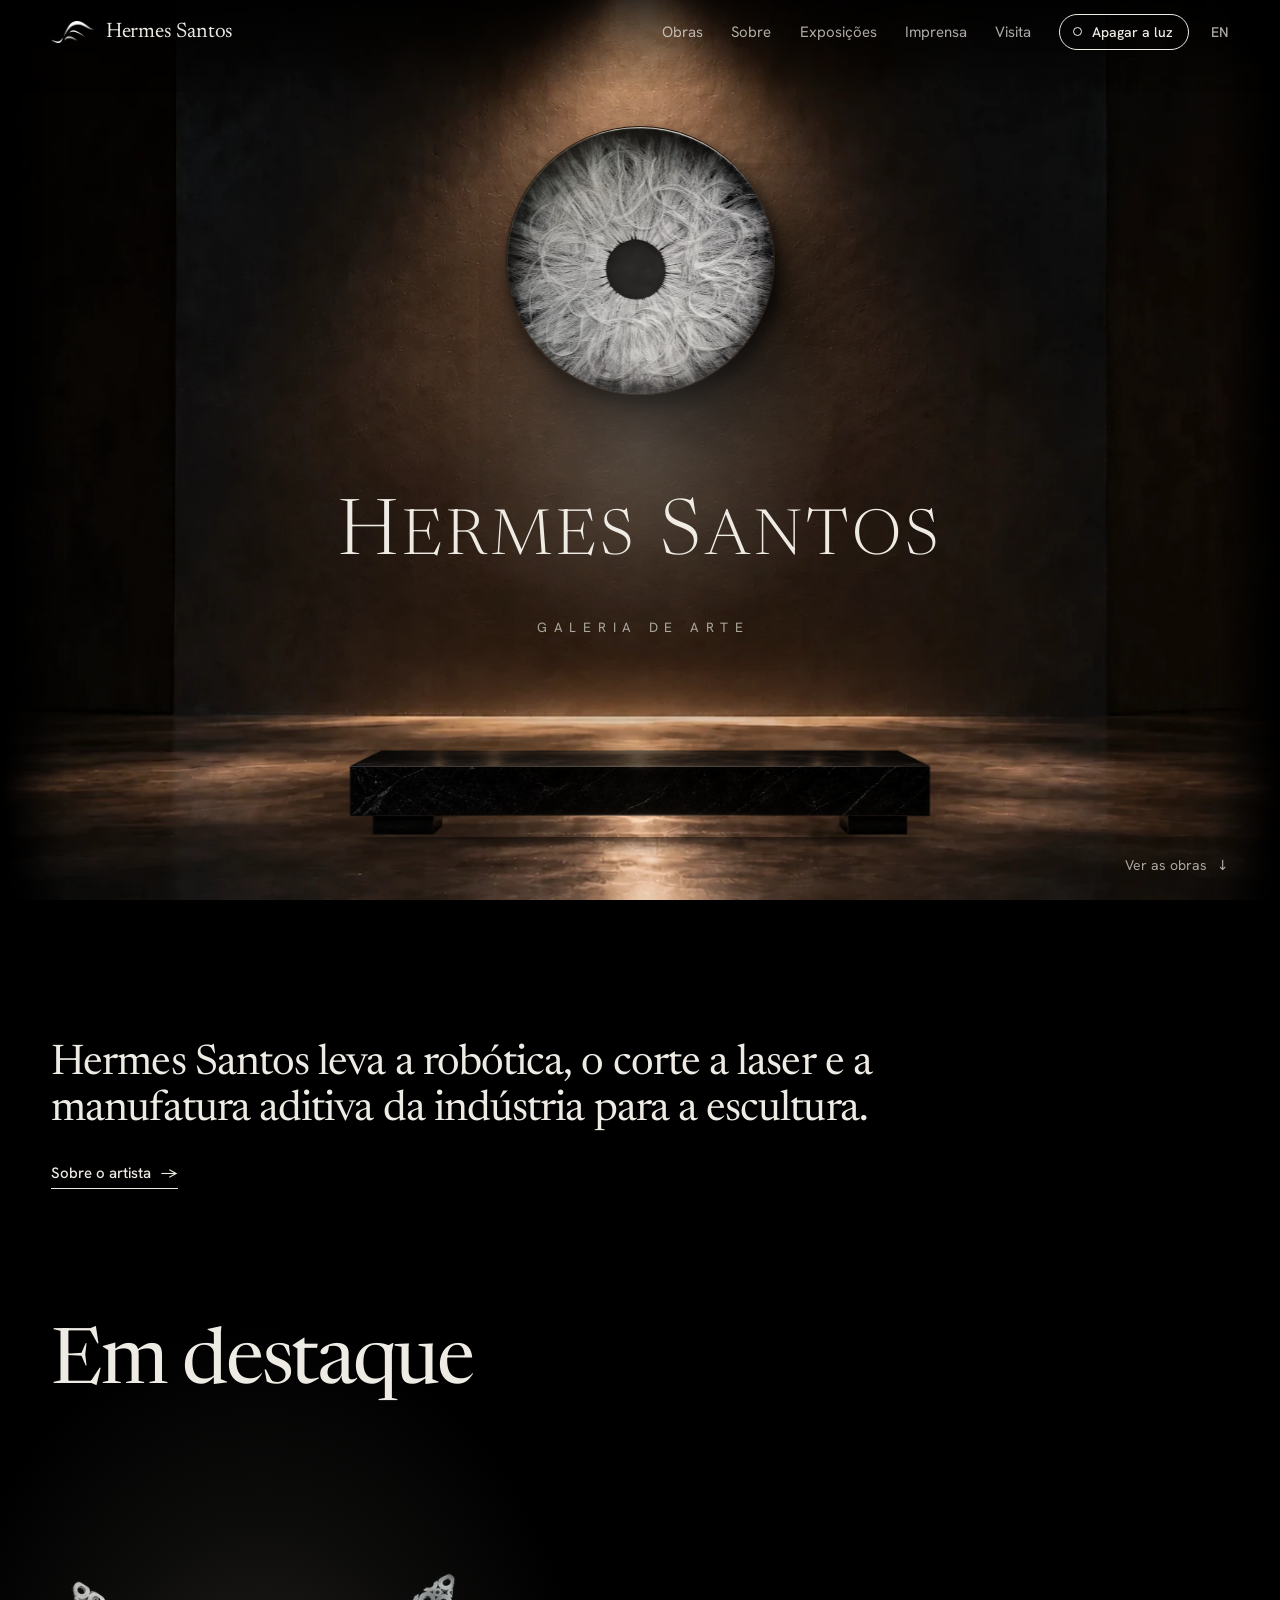
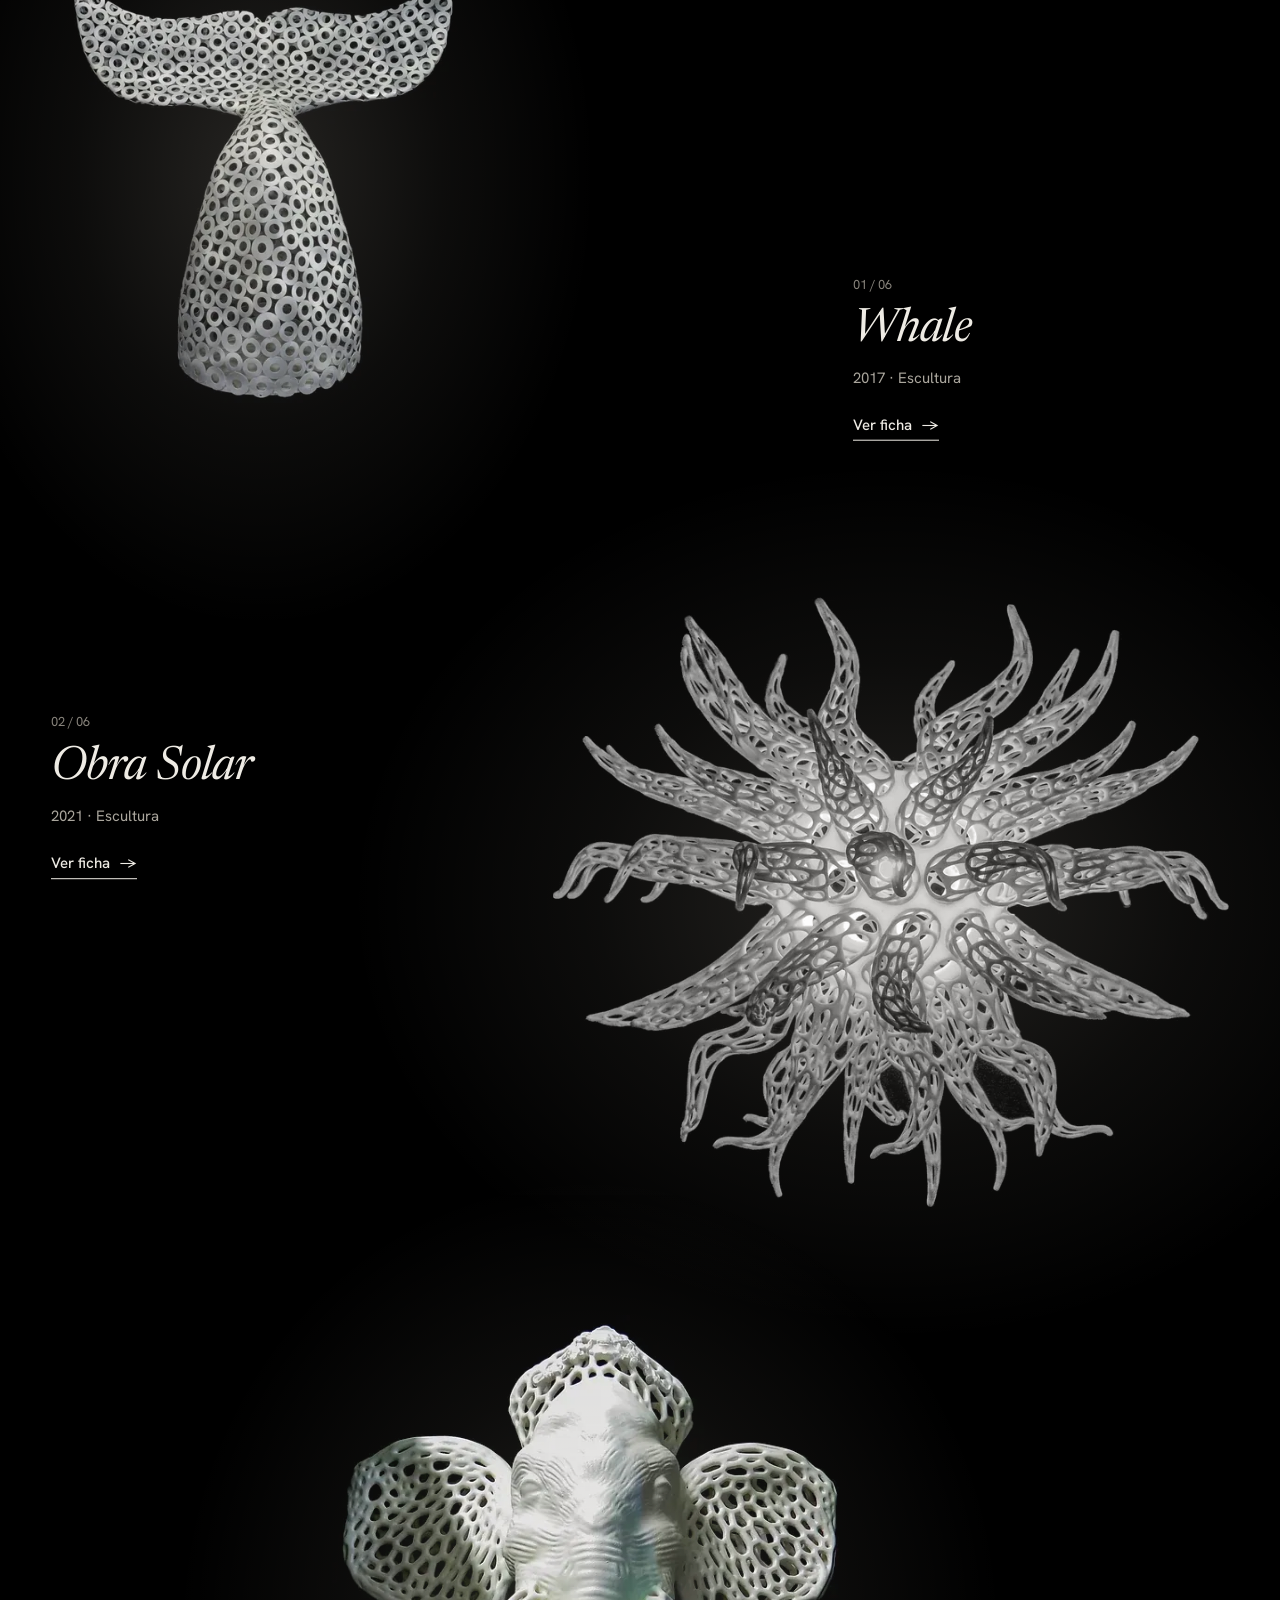
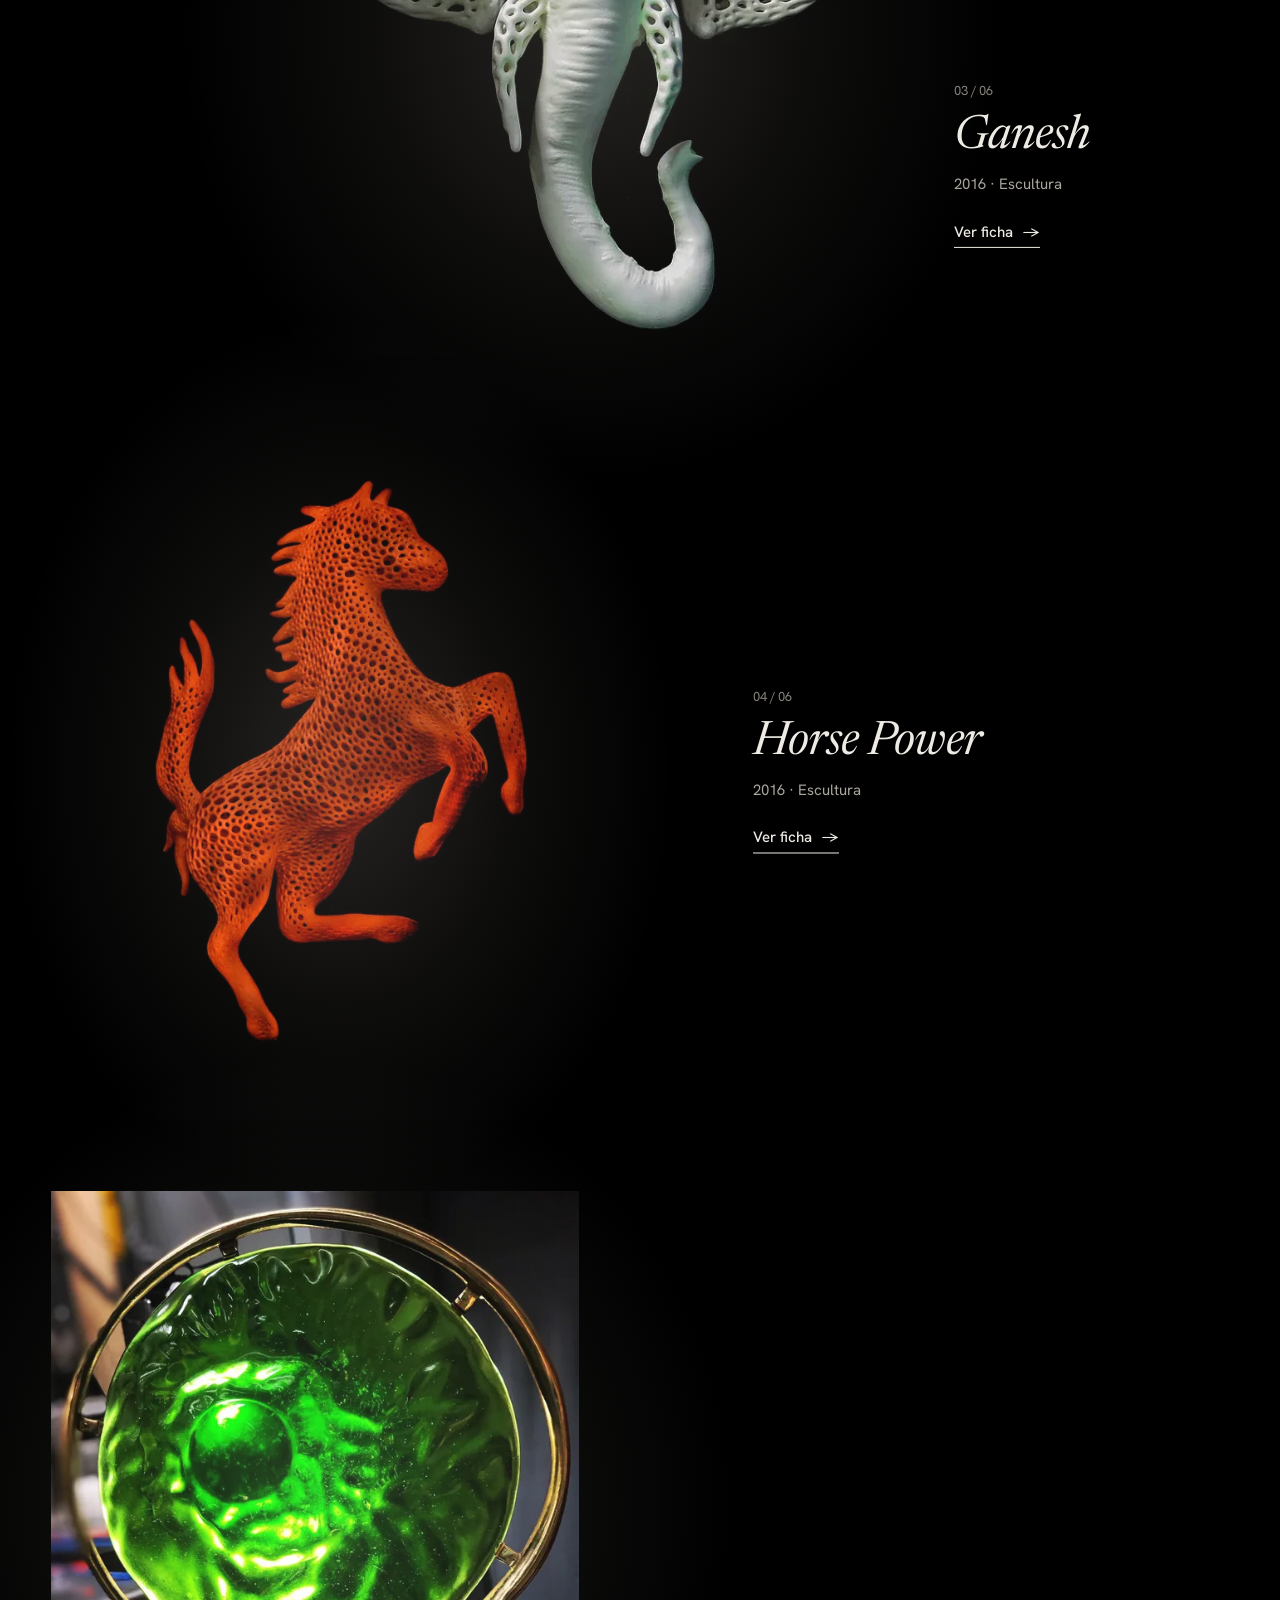
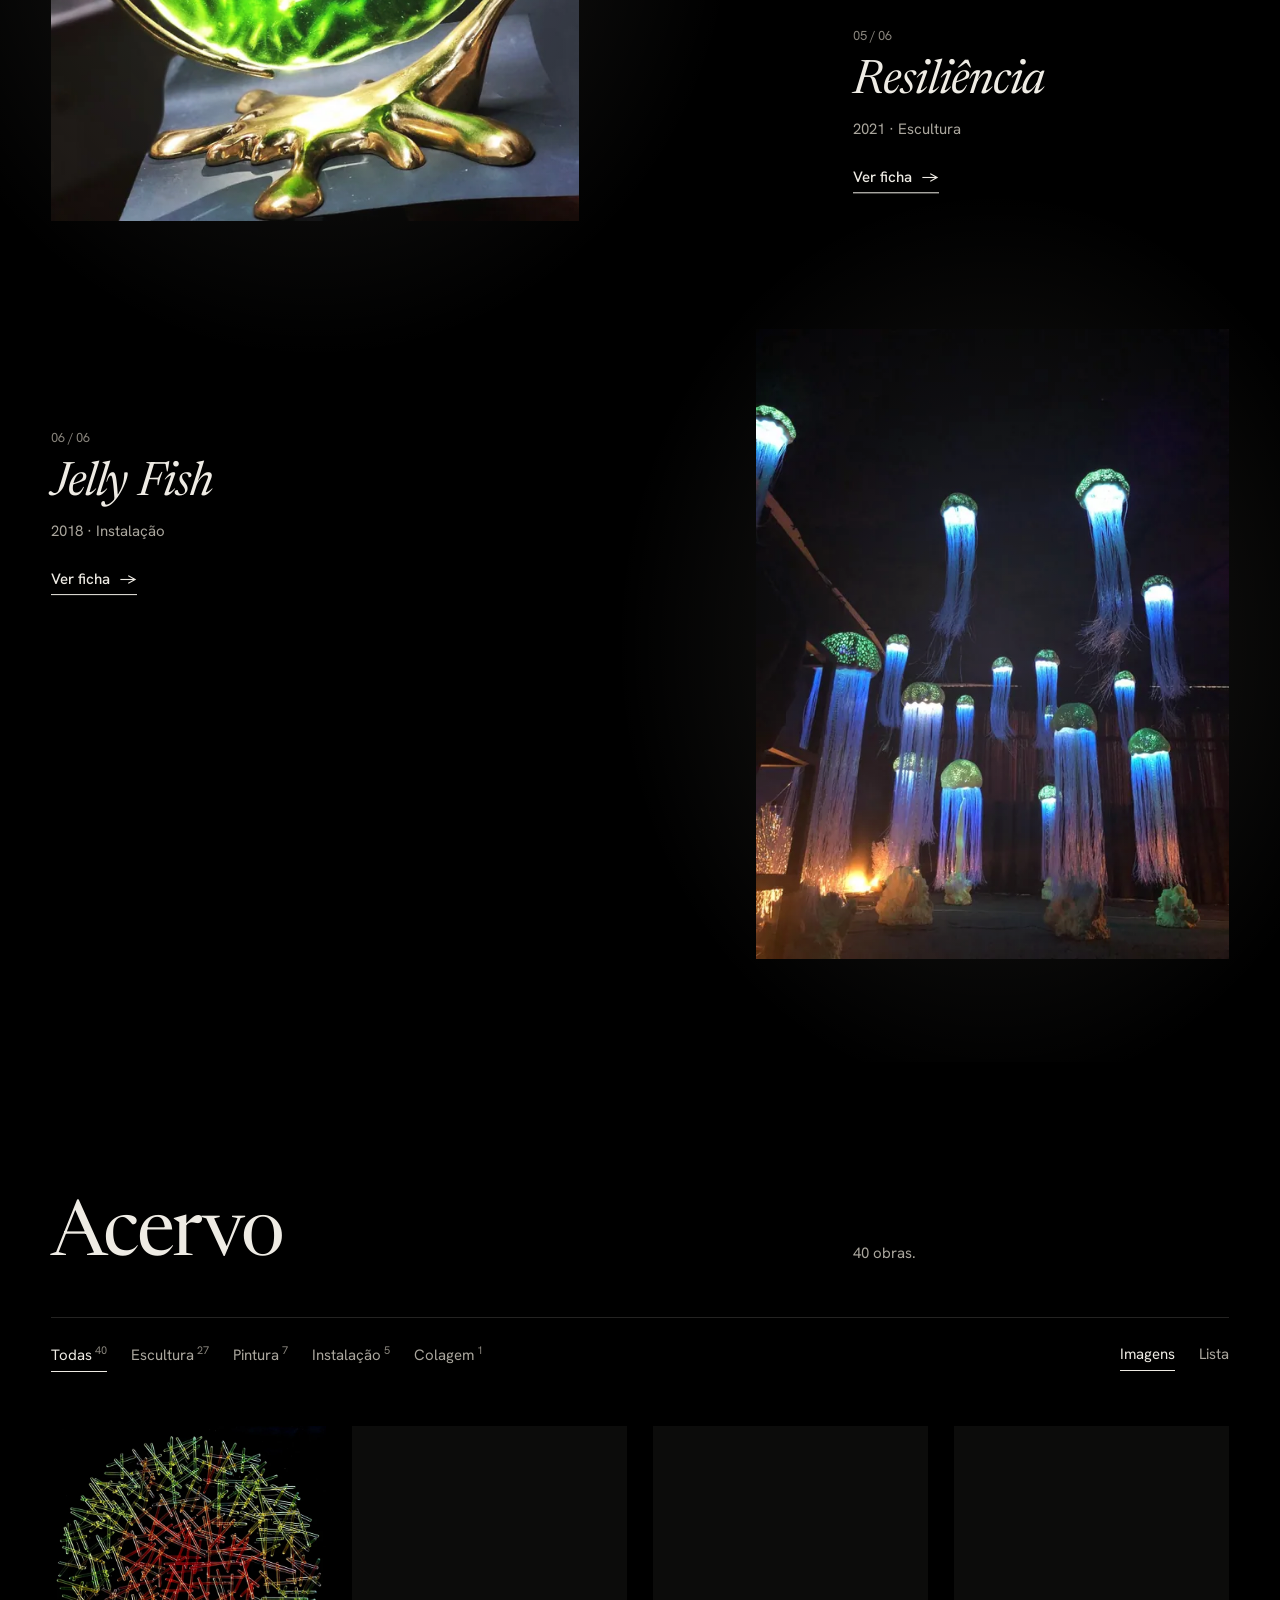
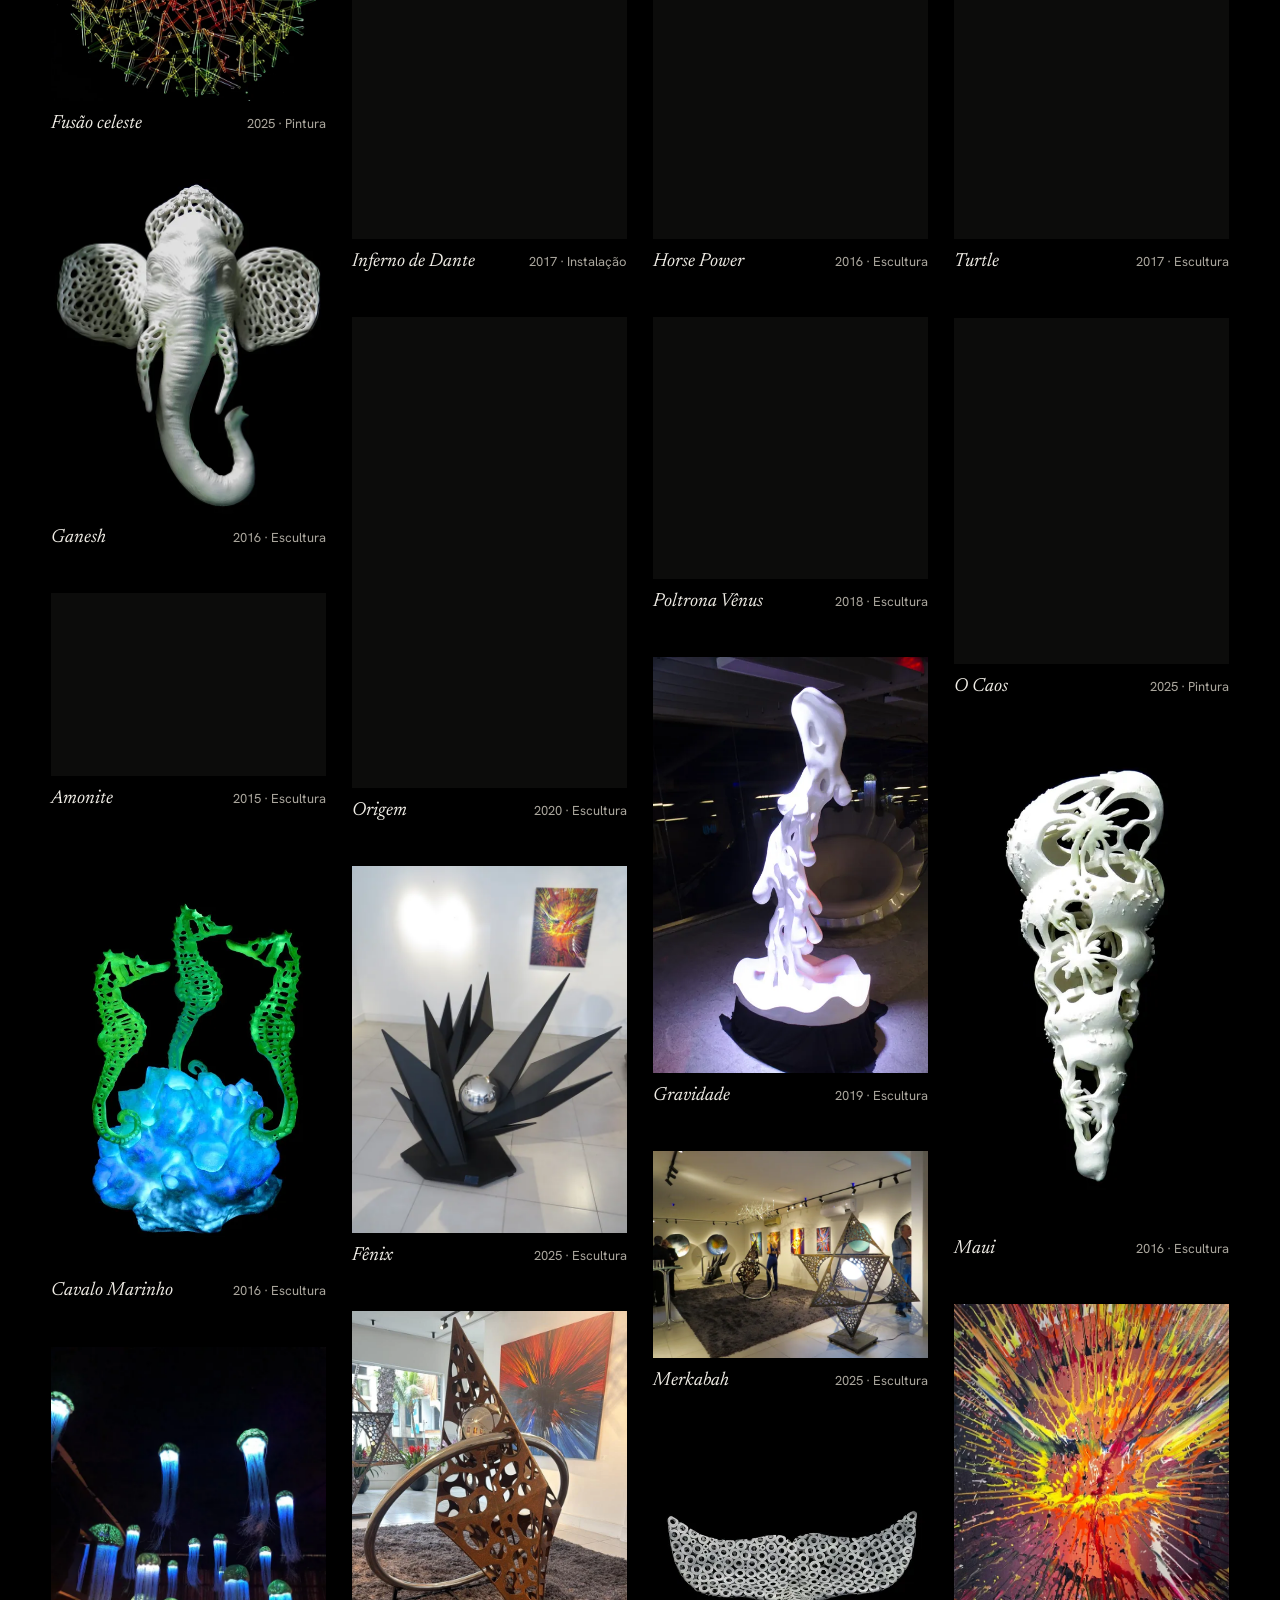
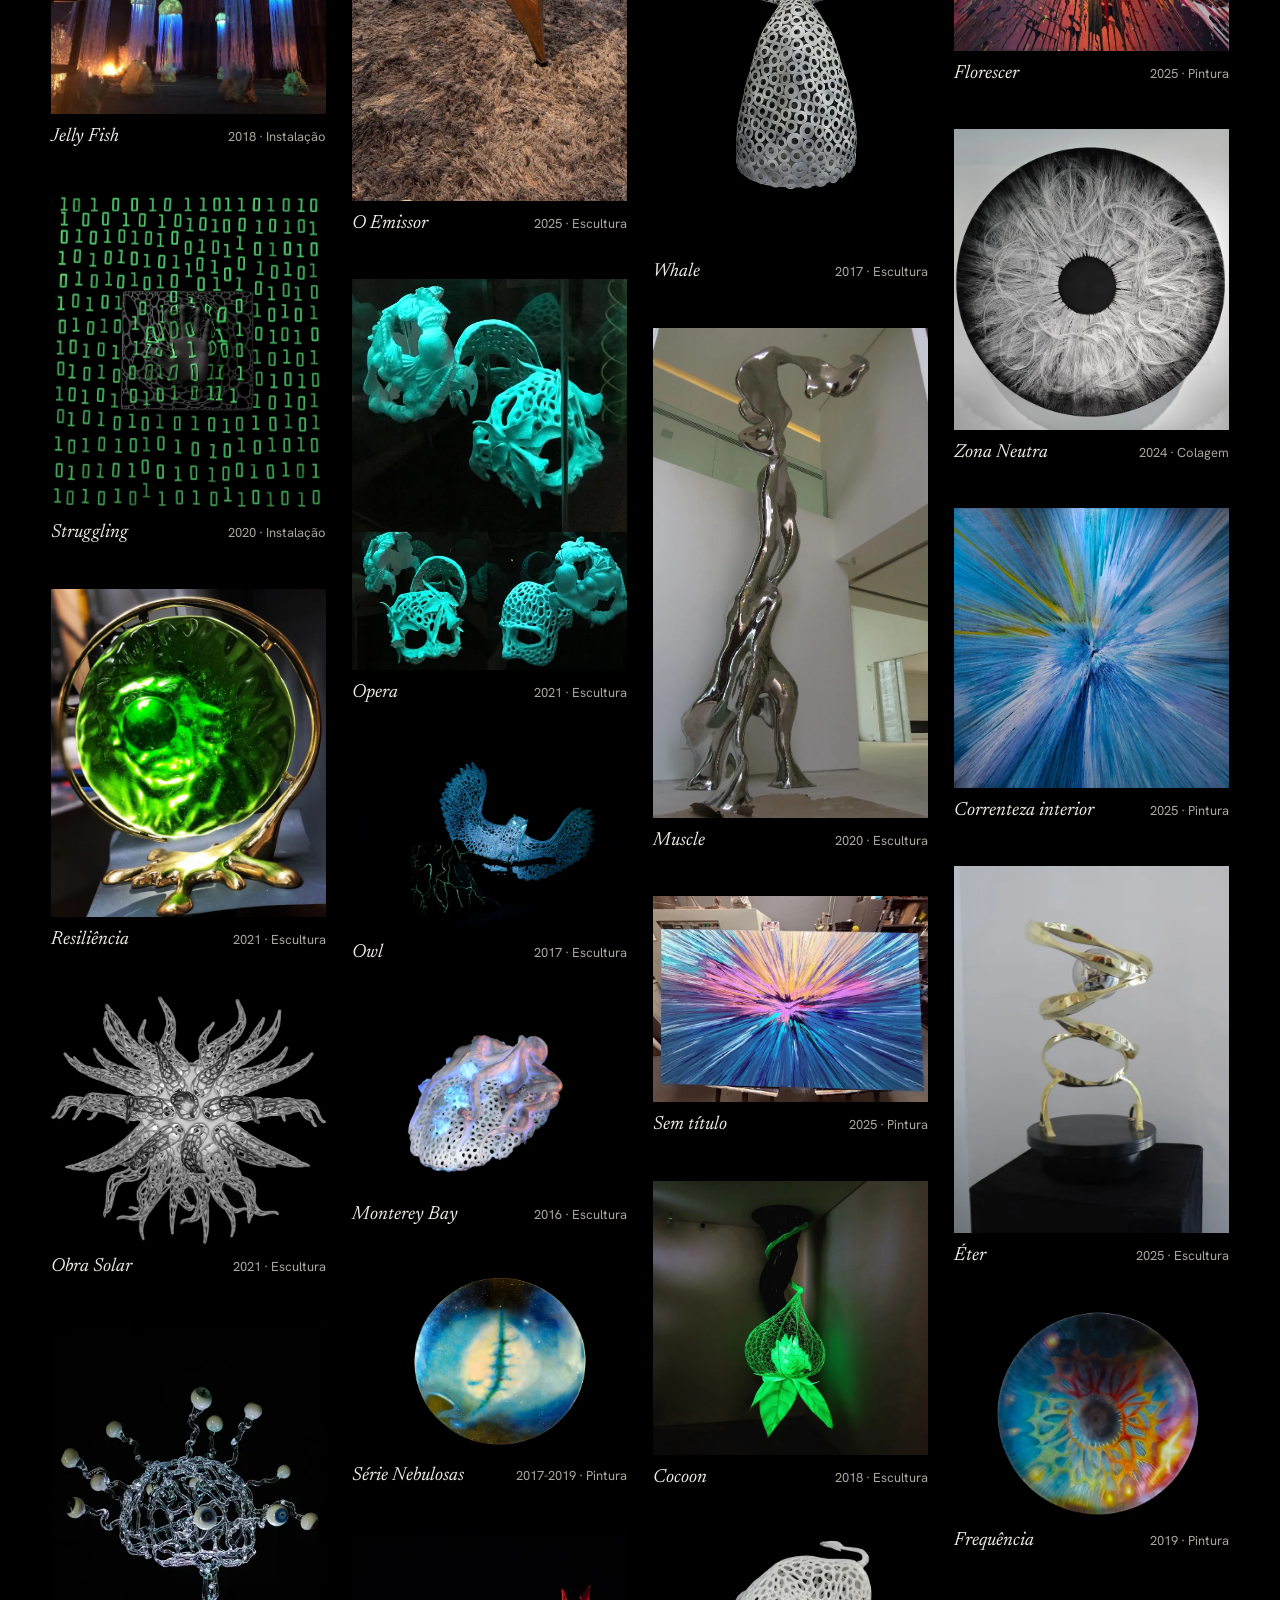
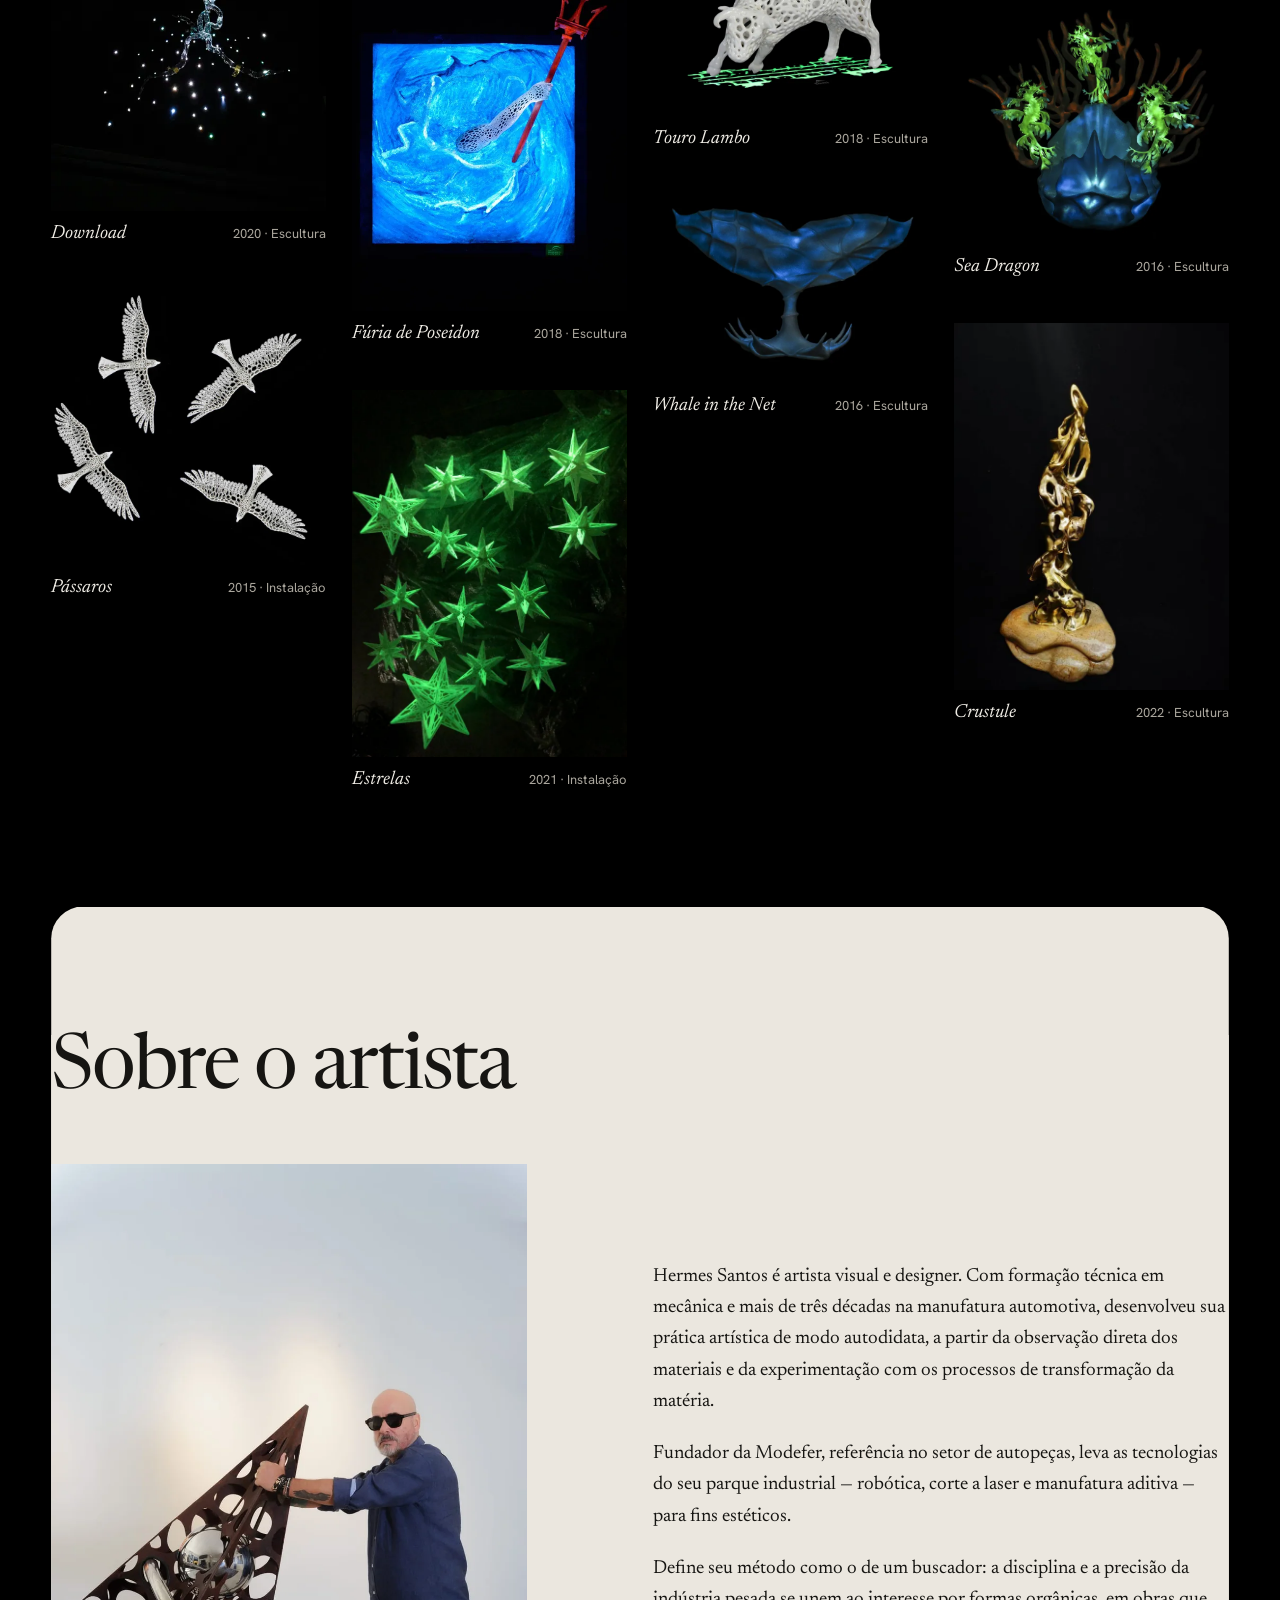
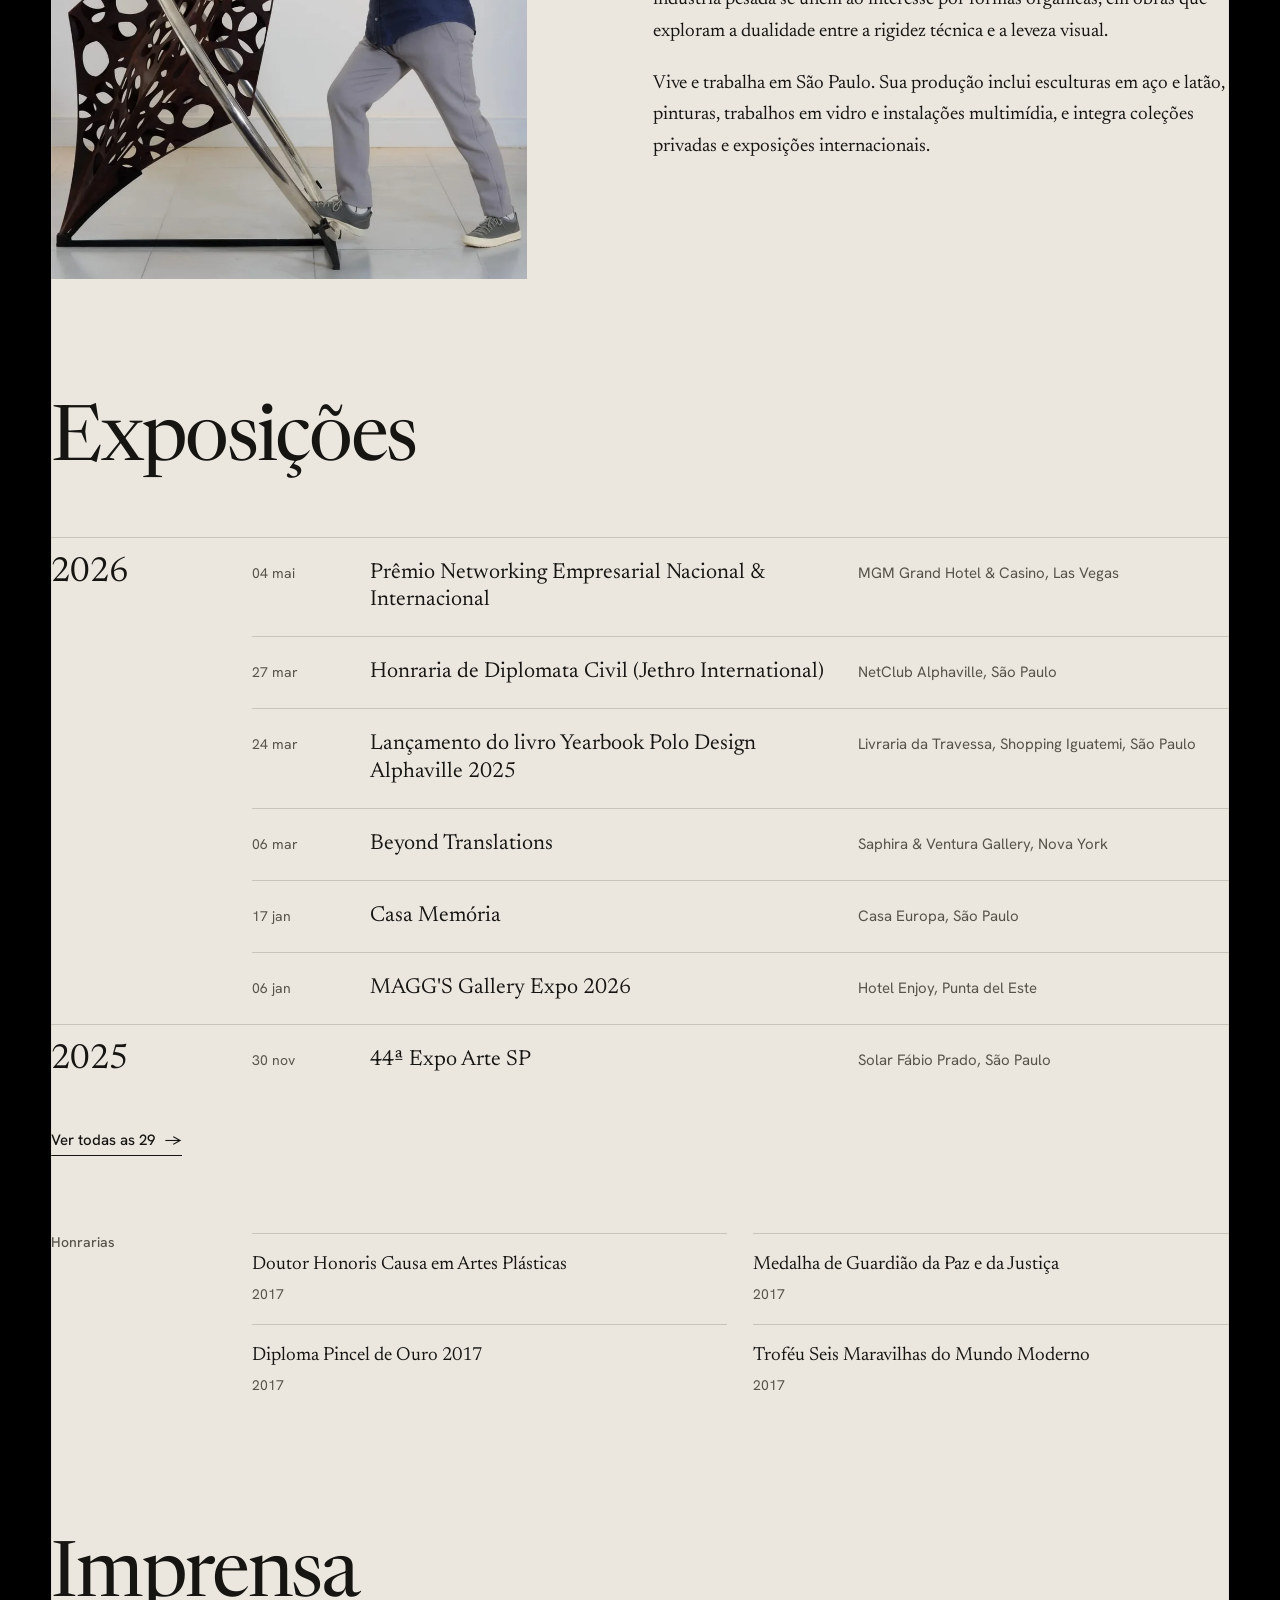
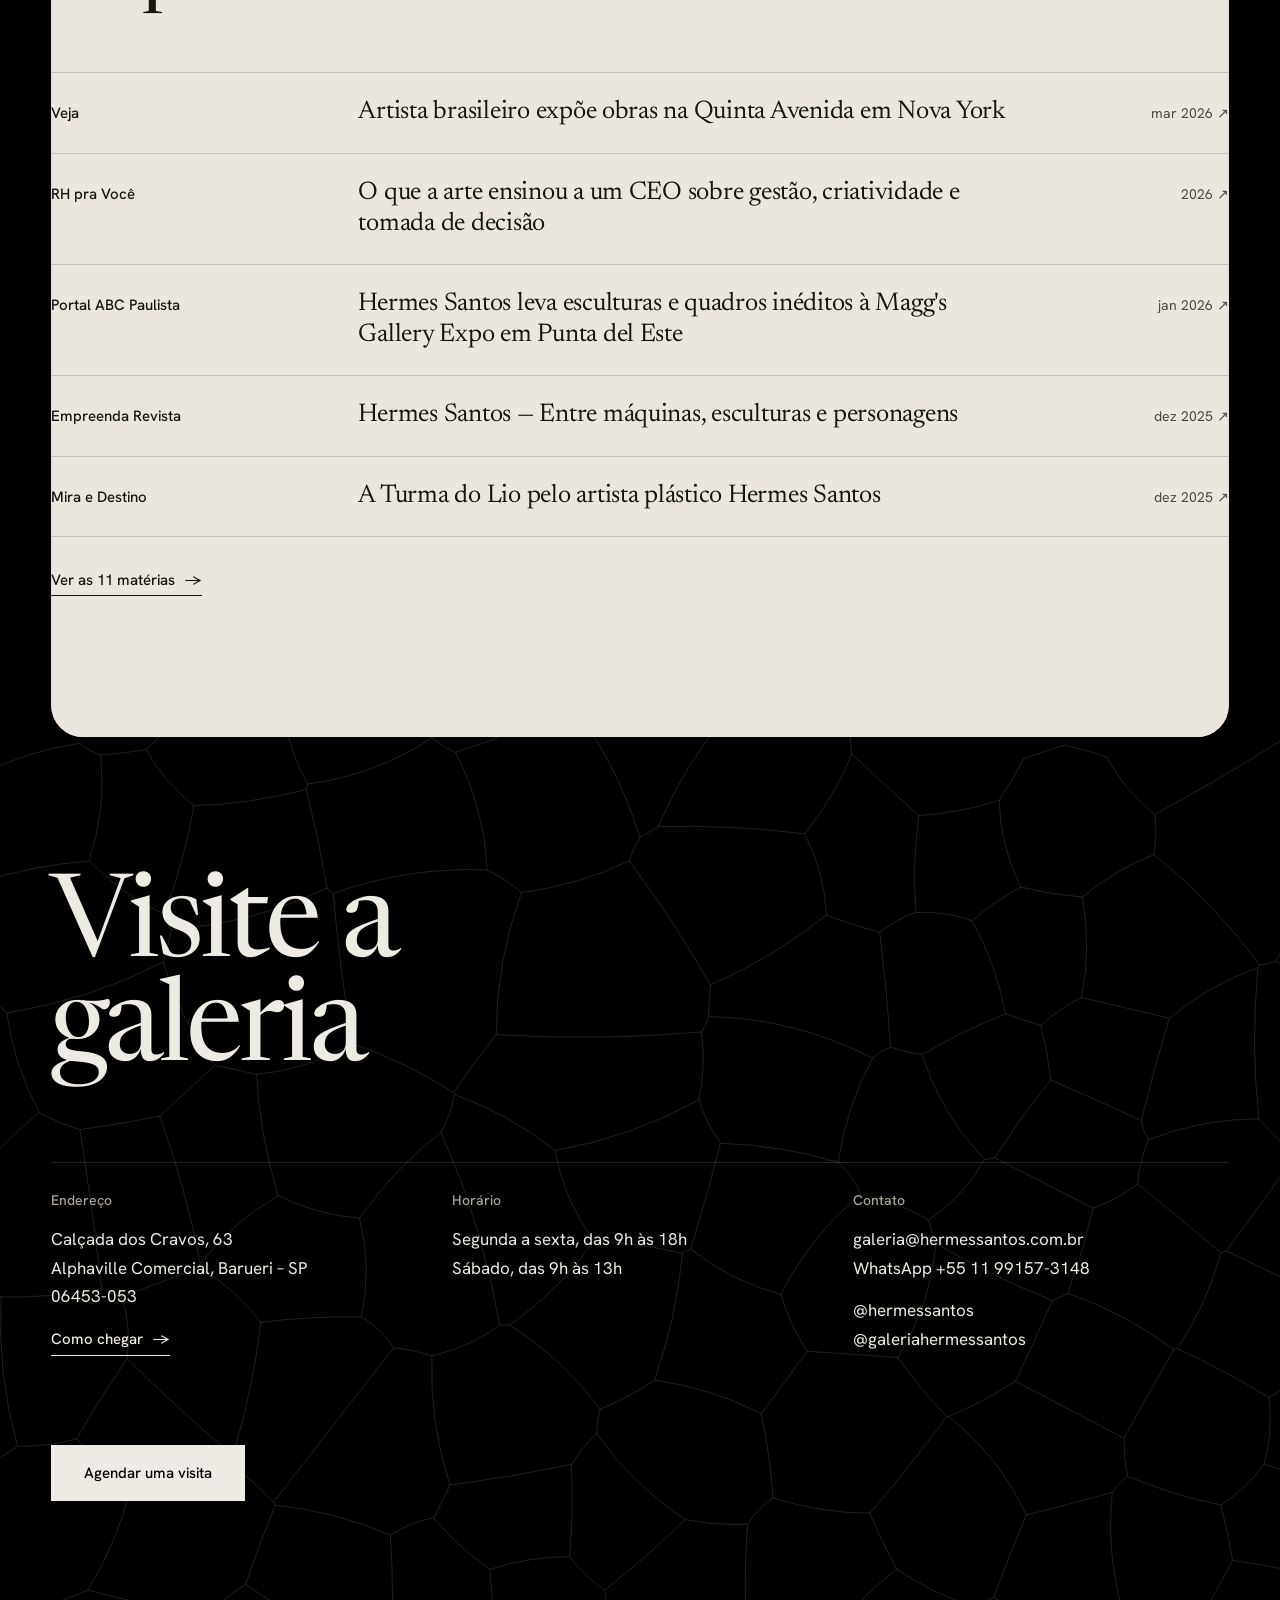
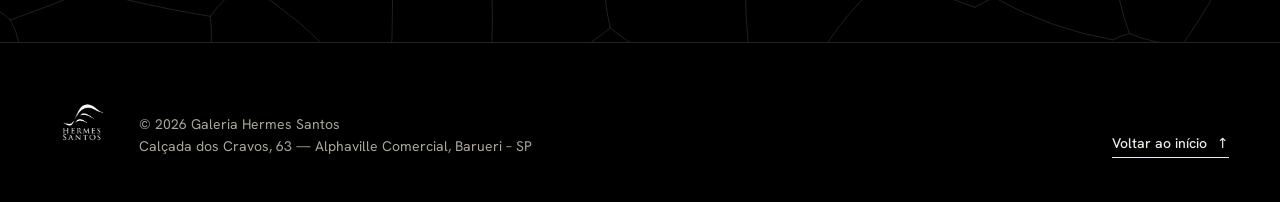
<file: index.html>
<!doctype html>
<html lang="pt-BR">
<head>
  <meta charset="utf-8">
  <meta name="viewport" content="width=device-width, initial-scale=1">
  <title>Hermes Santos — escultor e artista visual</title>
  <meta name="description" content="Hermes Santos, escultor e artista visual. Esculturas em aço, latão, resina e cristal de Murano, pinturas e instalações. Galeria em Alphaville, Barueri (SP).">
  <meta name="theme-color" content="#000000">
  <meta name="robots" content="noindex">
  <link rel="icon" href="assets/favicon.ico" sizes="48x48">
  <link rel="icon" href="assets/favicon.png" type="image/png" sizes="192x192">
  <link rel="apple-touch-icon" href="assets/apple-touch-icon.png">
  <!-- prévia do link (WhatsApp, Instagram, Facebook): endereço absoluto do site publicado -->
  <meta property="og:type" content="website">
  <meta property="og:site_name" content="Hermes Santos">
  <meta property="og:title" content="Hermes Santos — escultor e artista visual">
  <meta property="og:description" content="Esculturas em aço, latão, resina e cristal de Murano, pinturas e instalações. Galeria em Alphaville, Barueri (SP).">
  <meta property="og:url" content="https://hermes-santos-gallery.vercel.app/">
  <meta property="og:image" content="https://hermes-santos-gallery.vercel.app/assets/og-marca.jpg">
  <meta property="og:image:type" content="image/jpeg">
  <meta property="og:image:width" content="1200">
  <meta property="og:image:height" content="630">
  <meta property="og:image:alt" content="Logo de Hermes Santos">
  <meta property="og:locale" content="pt_BR">
  <meta property="og:locale:alternate" content="en_US">
  <meta name="twitter:card" content="summary_large_image">
  <link rel="preload" href="assets/gallery-room.webp" as="image" fetchpriority="high">
  <link rel="preload" href="assets/zona-neutra-hero.webp" as="image" fetchpriority="high">
  <link rel="preconnect" href="https://fonts.googleapis.com"><link rel="preconnect" href="https://fonts.gstatic.com" crossorigin>
  <link rel="stylesheet" href="https://fonts.googleapis.com/css2?family=Hanken+Grotesk:wght@400;500&family=Newsreader:ital,opsz,wght@0,6..72,300..500;1,6..72,300..500&display=swap">
  <link rel="stylesheet" href="site.css">
  <script>
    /* Liga o preloader antes do primeiro desenho. Travas: se o site.js não rodar, tudo aparece sozinho. */
    (function (d) {
      var calmo = window.matchMedia && matchMedia('(prefers-reduced-motion: reduce)').matches;
      d.classList.add('js');
      /* site.js marca window.__hsAssumiu ao começar; daí em diante ele mesmo garante o fim do preloader. */
      var semSite = function (fn) { return function () { if (!window.__hsAssumiu) fn(); }; };
      window.HermesIntro = new Promise(function (ok) { window.__fimIntro = ok; setTimeout(semSite(ok), 5000); });
      if (!calmo) d.classList.add('com-preloader', 'motion', 'intro-espera');
      setTimeout(semSite(function () { d.classList.remove('com-preloader', 'intro-espera'); }), 6000);
    })(document.documentElement);
  </script>
  <script src="data/conteudo.js" defer></script>
  <script src="data/obras.js" defer></script>
  <script src="data/agenda.js" defer></script>
  <script src="data/rede.js" defer></script>
  <script src="assets/vendor/lenis.min.js" defer></script>
  <script src="site.js" defer></script>
</head>
<body>
  <a class="pular" href="#conteudo" data-i18n="pular">Ir para o conteúdo</a>

  <!-- preloader: um anel se completa em volta do logo, acende e se abre, levando para dentro do site -->
  <div class="preloader" id="preloader" aria-hidden="true">
    <div class="pl-fundo"></div>
    <div class="pl-brilho"></div>
    <svg class="pl-anel" id="plAnel"><circle class="pl-trilho" id="plTrilho" cx="50%" cy="50%" r="96"/><circle class="pl-arco" id="plArco" cx="50%" cy="50%" r="96" pathLength="1"/></svg>
    <img class="pl-logo" src="assets/hermes-logo-360.png" alt="" width="360" height="450">
  </div>

  <header class="topo" id="topo">
    <a class="topo-marca" href="#conteudo" aria-label="Hermes Santos — início" data-i18n-aria="inicio">
      <img src="assets/hermes-marca.png" alt="" width="186" height="96"><span>Hermes Santos</span>
    </a>
    <nav class="topo-links" aria-label="Seções" data-i18n-aria="secoes">
      <a href="#destaques" data-i18n="nav.obras">Obras</a>
      <a href="#sobre" data-i18n="nav.sobre">Sobre</a>
      <a href="#exposicoes" data-i18n="nav.exposicoes">Exposições</a>
      <a href="#imprensa" data-i18n="nav.imprensa">Imprensa</a>
      <a href="#contato" data-i18n="nav.visita">Visita</a>
    </nav>
    <div class="topo-direita">
      <button class="luz" type="button" id="luz"><span class="luz-ponto" aria-hidden="true"></span><span class="luz-texto" id="luzTexto">Acender a luz</span></button>
      <a class="topo-idioma" href="?lang=en" lang="en" data-idioma-troca>EN</a>
      <button class="topo-menu" type="button" aria-expanded="false" aria-controls="menuCheio" data-i18n="menu">Menu</button>
    </div>
  </header>
  <div class="menu-cheio" id="menuCheio" hidden>
    <nav aria-label="Menu">
      <a href="#destaques" data-i18n="nav.obras">Obras</a>
      <a href="#obras" data-i18n="nav.acervo">Acervo</a>
      <a href="#sobre" data-i18n="nav.sobre">Sobre</a>
      <a href="#exposicoes" data-i18n="nav.exposicoes">Exposições</a>
      <a href="#imprensa" data-i18n="nav.imprensa">Imprensa</a>
      <a href="#contato" data-i18n="nav.visita">Visita</a>
    </nav>
  </div>

  <main id="conteudo" tabindex="-1">
    <!-- abertura: a sala da galeria no escuro; o foco acende sobre a obra Zona Neutra, depois o nome e o banco aparecem -->
    <section class="sala" id="inicio" aria-labelledby="nome">
      <div class="sala-palco">
        <img class="sala-fundo" src="assets/gallery-room.webp" width="1672" height="941" alt="" fetchpriority="high">
        <div class="sala-escuro" aria-hidden="true"></div>
        <div class="sala-chao" aria-hidden="true"></div>
        <div class="sala-bordas" aria-hidden="true"></div>
        <div class="sala-obra sala-obra--sombra" aria-hidden="true"></div>
        <div class="sala-obra"><img src="assets/zona-neutra-hero.webp" width="740" height="740" alt="Zona Neutra, de Hermes Santos: disco de fibras claras em torno de um centro escuro" data-i18n-alt="sala.alt" fetchpriority="high"></div>
        <h1 class="sala-nome" id="nome" aria-label="Hermes Santos"><span>H<span class="versalete">ermes</span></span> <span>S<span class="versalete">antos</span></span></h1>
        <p class="sala-sub" data-i18n="sala.sub">Galeria de arte</p>
        <img class="sala-banco" src="assets/gallery-bench.webp" width="1390" height="223" alt="">
        <div class="sala-banco-luz" aria-hidden="true"></div>
        <a class="sala-descer" href="#destaques"><span data-i18n="ab.descer">Ver as obras</span><span class="seta" aria-hidden="true">↓</span></a>
      </div>
    </section>

    <section class="lede" aria-label="Apresentação" data-i18n-aria="lede.aria">
      <p class="lede-texto" data-rv="words" data-i18n="lede.c">Hermes Santos leva a robótica, o corte a laser e a manufatura aditiva da indústria para a escultura.</p>
      <div class="lede-lado" data-rv="up">
        <a class="link-seta" href="#sobre" data-i18n="lede.link">Sobre o artista</a>
      </div>
    </section>

    <!-- obras em destaque: uma por vez, como numa sala de exposição -->
    <section class="destaques" id="destaques" aria-labelledby="dTitulo">
      <header class="sec-cab">
        <h2 class="titulo-sec" id="dTitulo" data-rv="words" data-i18n="d.titulo">Em destaque</h2>
      </header>
      <div class="placas" id="placas"></div>
    </section>

    <!-- acervo completo: imagens ou lista -->
    <section class="acervo" id="obras" aria-labelledby="aTitulo">
      <header class="sec-cab">
        <h2 class="titulo-sec" id="aTitulo" data-rv="words" data-i18n="a.titulo">Acervo</h2>
        <p class="sec-nota" data-rv="up" id="aNota">40 obras, de 2015 a 2025.</p>
      </header>
      <div class="ac-barra" data-rv="up">
        <div class="filtros" id="filtros" role="group" aria-label="Filtrar por técnica" data-i18n-aria="a.filtrar"></div>
        <div class="vistas" role="group" aria-label="Modo de exibição" data-i18n-aria="a.vista">
          <button type="button" data-vista="grade" aria-pressed="true" data-i18n="a.imagens">Imagens</button>
          <button type="button" data-vista="lista" aria-pressed="false" data-i18n="a.lista">Lista</button>
        </div>
      </div>
      <ul class="grade" id="grade"></ul>
      <ol class="indice" id="indice" hidden></ol>
      <div class="previa" id="previa" aria-hidden="true"></div>
    </section>

    <!-- seções de leitura em papel claro -->
    <div class="papel" id="papel">
      <section class="sobre" id="sobre" aria-labelledby="sTitulo">
        <header class="sec-cab">
          <h2 class="titulo-sec" id="sTitulo" data-rv="words" data-i18n="s.titulo">Sobre o artista</h2>
        </header>
        <div class="sb-corpo">
          <figure class="sb-retrato">
            <span class="sb-foto" data-rv="develop"><img src="assets/hermes-retrato.webp" alt="Retrato de Hermes Santos" data-i18n-alt="s.alt" width="898" height="1350" loading="lazy"></span>
          </figure>
          <div class="sb-texto">
            <p data-rv="up" data-i18n="s.e1">Hermes Santos é artista visual e designer. Com formação técnica em mecânica e mais de três décadas na manufatura automotiva, desenvolveu sua prática artística de modo autodidata, a partir da observação direta dos materiais e da experimentação com os processos de transformação da matéria.</p>
            <p data-rv="up" data-i18n="s.e2">Fundador da Modefer, referência no setor de autopeças, leva as tecnologias do seu parque industrial — robótica, corte a laser e manufatura aditiva — para fins estéticos.</p>
            <p data-rv="up" data-i18n="s.e3">Define seu método como o de um buscador: a disciplina e a precisão da indústria pesada se unem ao interesse por formas orgânicas, em obras que exploram a dualidade entre a rigidez técnica e a leveza visual.</p>
            <p data-rv="up" data-i18n="s.e4">Vive e trabalha em São Paulo. Sua produção inclui esculturas em aço e latão, pinturas, trabalhos em vidro e instalações multimídia, e integra coleções privadas e exposições internacionais.</p>
          </div>
        </div>
      </section>

      <section class="expos" id="exposicoes" aria-labelledby="eTitulo">
        <header class="sec-cab">
          <h2 class="titulo-sec" id="eTitulo" data-rv="words" data-i18n="e.titulo">Exposições</h2>
          <p class="sec-nota" data-rv="up" id="eNota"></p>
        </header>
        <div class="cv" id="cv"></div>
        <div class="honrarias">
          <h3 class="sub-sec" data-rv="up" data-i18n="e.honrarias">Honrarias</h3>
          <ul id="honrarias"></ul>
        </div>
      </section>

      <section class="imprensa" id="imprensa" aria-labelledby="iTitulo">
        <header class="sec-cab">
          <h2 class="titulo-sec" id="iTitulo" data-rv="words" data-i18n="i.titulo">Imprensa</h2>
        </header>
        <ul class="materias" id="materias"></ul>
      </section>
    </div>

    <section class="visita" id="contato" aria-labelledby="vTitulo">
      <svg class="v-rede" id="vRede" viewBox="0 0 1600 1000" preserveAspectRatio="xMidYMid slice" aria-hidden="true"></svg>
      <h2 class="v-titulo" id="vTitulo" data-rv="words" data-i18n="v.titulo">Visite a galeria</h2>
      <div class="v-grade">
        <div data-rv="up">
          <h3 class="sub-sec" data-i18n="v.endereco">Endereço</h3>
          <p id="vEndereco"></p>
          <a class="link-seta" id="vMapa" target="_blank" rel="noopener" data-i18n="v.mapa">Como chegar</a>
        </div>
        <div data-rv="up">
          <h3 class="sub-sec" data-i18n="v.horario">Horário</h3>
          <p data-i18n="v.horas">Segunda a sexta, das 9h às 18h<br>Sábado, das 9h às 13h</p>
        </div>
        <div data-rv="up">
          <h3 class="sub-sec" data-i18n="v.contato">Contato</h3>
          <p><a id="vEmail"></a><br><a id="vTel" target="_blank" rel="noopener"></a></p>
          <p><a id="vInsta1" target="_blank" rel="noopener"></a><br><a id="vInsta2" target="_blank" rel="noopener"></a></p>
        </div>
      </div>
      <div class="v-acoes" data-rv="up">
        <a class="btn3d btn3d--cheio" id="vAgendar" target="_blank" rel="noopener"><span class="btn3d__in"><span class="btn3d__f btn3d__f--frente" data-i18n="v.agendar">Agendar uma visita</span><span class="btn3d__f btn3d__f--topo" aria-hidden="true" data-i18n="v.agendar">Agendar uma visita</span></span></a>
      </div>
    </section>
  </main>

  <footer class="rodape">
    <img src="assets/hermes-logo-360.png" alt="Galeria Hermes Santos" width="360" height="450" loading="lazy">
    <p>© <span id="ano">2026</span> Galeria Hermes Santos<br><span data-i18n="r.endereco">Calçada dos Cravos, 63 — Alphaville Comercial, Barueri – SP</span></p>
    <a class="link-seta link-seta--sobe" href="#conteudo" data-i18n="r.topo">Voltar ao início</a>
  </footer>

  <!-- ficha da obra -->
  <dialog class="ficha" id="ficha" aria-labelledby="fTitulo">
    <div class="f-caixa">
      <div class="f-fotos">
        <div class="f-palco" id="fPalco"></div>
        <div class="f-miniaturas" id="fMinis"></div>
      </div>
      <div class="f-info">
        <button class="f-fechar" type="button" data-fechar aria-label="Fechar" data-i18n-aria="fechar"><span aria-hidden="true">×</span></button>
        <p class="f-tecnica" id="fTecnica"></p>
        <h2 id="fTitulo"></h2>
        <dl class="f-dados">
          <div><dt data-i18n="f.ano">Ano</dt><dd id="fAno"></dd></div>
          <div><dt data-i18n="f.dimensoes">Dimensões</dt><dd id="fDim"></dd></div>
          <div class="f-mat"><dt data-i18n="f.material">Material</dt><dd id="fMat"></dd></div>
        </dl>
        <a class="btn3d btn3d--cheio" id="fInteresse" target="_blank" rel="noopener"><span class="btn3d__in"><span class="btn3d__f btn3d__f--frente" data-i18n="f.interesse">Tenho interesse</span><span class="btn3d__f btn3d__f--topo" aria-hidden="true" data-i18n="f.interesse">Tenho interesse</span></span></a>
        <div class="f-nav">
          <button type="button" id="fAnt" data-i18n="f.anterior">← Anterior</button>
          <button type="button" id="fProx" data-i18n="f.proxima">Próxima →</button>
        </div>
      </div>
    </div>
  </dialog>

  <div class="cursor" id="cursor" aria-hidden="true"><span id="cursorTexto"></span></div>
</body>
</html>
</file>
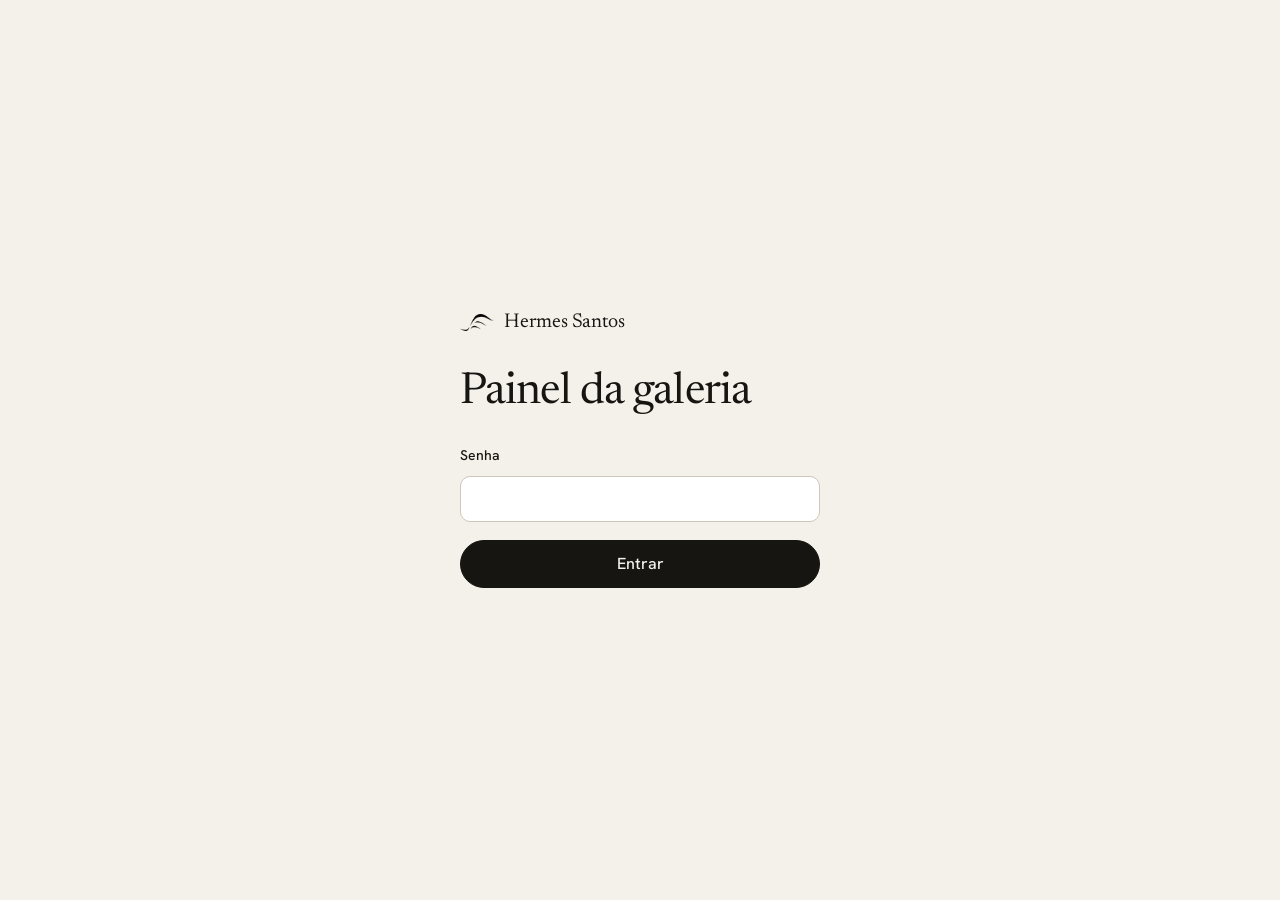
<file: painel/index.html>
<!doctype html>
<html lang="pt-BR">
<head>
  <meta charset="utf-8">
  <meta name="viewport" content="width=device-width, initial-scale=1">
  <title>Painel da galeria — Hermes Santos</title>
  <meta name="robots" content="noindex, nofollow">
  <link rel="icon" href="/assets/favicon.ico" sizes="48x48">
  <link rel="icon" href="/assets/favicon.png" type="image/png" sizes="192x192">
  <link rel="apple-touch-icon" href="/assets/apple-touch-icon.png">
  <link rel="preconnect" href="https://fonts.googleapis.com"><link rel="preconnect" href="https://fonts.gstatic.com" crossorigin>
  <link rel="stylesheet" href="https://fonts.googleapis.com/css2?family=Hanken+Grotesk:wght@400;500;600&family=Newsreader:opsz,wght@6..72,400&display=swap">
  <link rel="stylesheet" href="/painel/painel.css">
  <script src="/painel/painel.js" defer></script>
</head>
<body>
  <!-- entrar -->
  <main class="entrar" id="telaEntrar">
    <form class="entrar-caixa" id="formEntrar">
      <p class="marca"><img src="/assets/hermes-marca.png" alt="" width="186" height="96"><span>Hermes Santos</span></p>
      <h1>Painel da galeria</h1>
      <label for="senha">Senha</label>
      <input id="senha" type="password" autocomplete="current-password" required>
      <button class="primario" type="submit">Entrar</button>
      <p class="erro" id="erroEntrar" role="alert"></p>
    </form>
  </main>

  <!-- painel -->
  <div class="painel" id="telaPainel" hidden>
    <header class="barra">
      <p class="marca"><img src="/assets/hermes-marca.png" alt="" width="186" height="96"><span>Hermes Santos</span></p>
      <nav class="abas" role="tablist" aria-label="Seções do painel">
        <button type="button" role="tab" id="tabObras" aria-controls="abaObras" aria-selected="true">Obras <span class="conta" id="contaObras"></span></button>
        <button type="button" role="tab" id="tabExpos" aria-controls="abaExpos" aria-selected="false" tabindex="-1">Exposições <span class="conta" id="contaExpos"></span></button>
        <button type="button" role="tab" id="tabImprensa" aria-controls="abaImprensa" aria-selected="false" tabindex="-1">Imprensa <span class="conta" id="contaImprensa"></span></button>
      </nav>
      <div class="barra-direita">
        <a href="/" target="_blank" rel="noopener">Ver site ↗</a>
        <button type="button" class="link" id="sair">Sair</button>
      </div>
    </header>

    <main>
      <section id="abaObras" role="tabpanel" aria-labelledby="tabObras">
        <div class="ferramentas">
          <input type="search" id="buscaObras" placeholder="Buscar obra" aria-label="Buscar obra" autocomplete="off">
          <button type="button" class="primario" id="novaObra">Nova obra</button>
        </div>
        <ul class="obras" id="listaObras"></ul>
        <p class="vazio" id="vazioObras" hidden>Nenhuma obra encontrada.</p>
      </section>
      <section id="abaExpos" role="tabpanel" aria-labelledby="tabExpos" hidden>
        <div class="ferramentas">
          <input type="search" id="buscaExpos" placeholder="Buscar exposição ou local" aria-label="Buscar exposição ou local" autocomplete="off">
          <button type="button" class="primario" id="novaExpo">Nova exposição</button>
        </div>
        <ul class="linhas" id="listaExpos"></ul>
        <p class="vazio" id="vazioExpos" hidden>Nenhuma exposição encontrada.</p>
      </section>
      <section id="abaImprensa" role="tabpanel" aria-labelledby="tabImprensa" hidden>
        <div class="ferramentas">
          <input type="search" id="buscaImprensa" placeholder="Buscar matéria ou veículo" aria-label="Buscar matéria ou veículo" autocomplete="off">
          <button type="button" class="primario" id="novaMateria">Nova matéria</button>
        </div>
        <ul class="linhas" id="listaImprensa"></ul>
        <p class="vazio" id="vazioImprensa" hidden>Nenhuma matéria encontrada.</p>
      </section>
    </main>
  </div>

  <p class="aviso" id="aviso" role="status" aria-live="polite"></p>

  <!-- obra -->
  <dialog class="gaveta" id="dlgObra" aria-labelledby="tituloDlgObra">
    <form id="formObra" novalidate>
      <header class="g-cab">
        <h2 id="tituloDlgObra">Obra</h2>
        <button type="button" class="fechar" data-fechar aria-label="Fechar">×</button>
      </header>
      <div class="g-corpo">
        <section class="fotos" id="zonaFotos" aria-labelledby="rotuloFotos">
          <h3 id="rotuloFotos">Fotos <small>a primeira aparece no site</small></h3>
          <ul class="fotos-lista" id="fotosObra"></ul>
          <span class="dica" id="processando" aria-live="polite"></span>
        </section>
        <div class="campos">
          <label class="largo">Título<input name="titulo" required maxlength="120"></label>
          <label>Ano<input name="ano" required maxlength="20" inputmode="numeric" placeholder="2026"></label>
          <label>Técnica
            <select name="tecnica"><option>Escultura</option><option>Pintura</option><option>Instalação</option><option>Colagem</option></select>
          </label>
          <label>Dimensões<input name="dimensoes" maxlength="120" placeholder="50 x 50 x 20 cm"></label>
          <label>Destaque no início
            <select name="destaque" aria-describedby="dicaDestaque"><option value="">Não</option><option value="1">1º</option><option value="2">2º</option><option value="3">3º</option><option value="4">4º</option><option value="5">5º</option><option value="6">6º</option></select>
          </label>
          <label class="largo">Material<input name="material" maxlength="200" placeholder="Aço inox e latão"></label>
          <p class="dica largo" id="dicaDestaque">Ao escolher uma posição de destaque, a obra que estava nela sai do destaque.</p>
        </div>
        <p class="erro" id="erroObra" role="alert"></p>
      </div>
      <footer class="g-pe">
        <button type="button" class="perigo" id="excluirObra">Excluir obra</button>
        <button type="submit" class="primario">Salvar no site</button>
      </footer>
    </form>
  </dialog>

  <!-- exposição -->
  <dialog class="gaveta" id="dlgExpo" aria-labelledby="tituloDlgExpo">
    <form id="formExpo" novalidate>
      <header class="g-cab">
        <h2 id="tituloDlgExpo">Exposição ou evento</h2>
        <button type="button" class="fechar" data-fechar aria-label="Fechar">×</button>
      </header>
      <div class="g-corpo">
        <div class="campos">
          <label class="largo">Título<input name="titulo" required maxlength="200"></label>
          <label class="largo">Local<input name="lugar" required maxlength="200" placeholder="Galeria, cidade"></label>
          <label>Data <small>opcional</small><input name="data" type="date"></label>
          <label>Ano<input name="ano" type="number" min="1900" max="2100" required></label>
          <label class="marcar largo"><input name="intl" type="checkbox"> Evento internacional</label>
        </div>
        <details class="ingles">
          <summary>Versão em inglês <small>opcional</small></summary>
          <div class="campos">
            <label class="largo">Título em inglês<input name="en" maxlength="200"></label>
            <label class="largo">Local em inglês<input name="lugarEn" maxlength="200"></label>
          </div>
        </details>
        <p class="erro" id="erroExpo" role="alert"></p>
      </div>
      <footer class="g-pe">
        <button type="button" class="perigo" id="excluirExpo">Excluir</button>
        <button type="submit" class="primario">Salvar no site</button>
      </footer>
    </form>
  </dialog>

  <!-- matéria -->
  <dialog class="gaveta" id="dlgMateria" aria-labelledby="tituloDlgMateria">
    <form id="formMateria" novalidate>
      <header class="g-cab">
        <h2 id="tituloDlgMateria">Matéria na imprensa</h2>
        <button type="button" class="fechar" data-fechar aria-label="Fechar">×</button>
      </header>
      <div class="g-corpo">
        <div class="campos">
          <label class="largo">Título da matéria<input name="titulo" required maxlength="300"></label>
          <label class="largo">Veículo<input name="veiculo" required maxlength="80" placeholder="Veja"></label>
          <label>Mês <small>opcional</small>
            <select name="mes"><option value="">—</option><option value="1">janeiro</option><option value="2">fevereiro</option><option value="3">março</option><option value="4">abril</option><option value="5">maio</option><option value="6">junho</option><option value="7">julho</option><option value="8">agosto</option><option value="9">setembro</option><option value="10">outubro</option><option value="11">novembro</option><option value="12">dezembro</option></select>
          </label>
          <label>Ano<input name="ano" type="number" min="1900" max="2100" required></label>
          <label class="largo">Link<input name="url" type="url" required maxlength="500" placeholder="https://"></label>
        </div>
        <p class="erro" id="erroMateria" role="alert"></p>
      </div>
      <footer class="g-pe">
        <button type="button" class="perigo" id="excluirMateria">Excluir</button>
        <button type="submit" class="primario">Salvar no site</button>
      </footer>
    </form>
  </dialog>
</body>
</html>
</file>
<file: site.css>
/* Hermes Santos — estilos do site.
   Ideia: as obras vivem no escuro (as fotos têm fundo preto e muitas peças brilham, pintadas com aluminato
   de estrôncio); a leitura acontece no papel claro. Newsreader para títulos e textos longos, Hanken Grotesk
   para navegação, legendas e dados. Sem JS ou com movimento reduzido, tudo aparece parado. */
:root {
  --noite: #000; --noite-2: #0c0c0b; --noite-3: #171715;
  --luz-1: #eeebe4; --luz-2: #aaa69d; --luz-3: #87837b;
  --fio: rgba(238, 235, 228, .15);
  --papel: #ebe7df; --tinta: #161512; --tinta-2: #57534b; --fio-claro: rgba(22, 21, 18, .17);
  --fosforo: #b4f1cc;
  --serif: 'Newsreader', 'Iowan Old Style', 'Palatino Linotype', Georgia, serif;
  --sans: 'Hanken Grotesk', system-ui, -apple-system, 'Segoe UI', Roboto, sans-serif;
  --sai: cubic-bezier(.16, 1, .3, 1);
  --suave: cubic-bezier(.22, .61, .36, 1);
  --margem: clamp(20px, 4vw, 64px);
  --vao: clamp(12px, 2vw, 28px);
  --topo-h: 64px;
}
*, *::before, *::after { box-sizing: border-box; }
html { color-scheme: dark; background: var(--noite); -webkit-text-size-adjust: 100%; }
html.lenis, html.lenis body { height: auto; }
.lenis.lenis-smooth { scroll-behavior: auto !important; }
.lenis.lenis-stopped { overflow: hidden; }
body { margin: 0; overflow-x: clip; background: var(--noite); color: var(--luz-1); font: 400 17px/1.6 var(--sans); -webkit-font-smoothing: antialiased; text-rendering: optimizeLegibility; }
img { display: block; max-width: 100%; height: auto; }
a { color: inherit; text-decoration: none; }
button { font: inherit; color: inherit; }
h1, h2, h3, p, figure, ul, ol, dl, dd { margin: 0; }
ul, ol { padding: 0; list-style: none; }
::selection { background: var(--luz-1); color: var(--noite); }
.papel ::selection { background: var(--tinta); color: var(--papel); }
:focus-visible { outline: 2px solid var(--fosforo); outline-offset: 4px; }
.papel :focus-visible { outline-color: var(--tinta); }
main:focus { outline: none; }
.sr { position: absolute; width: 1px; height: 1px; overflow: hidden; clip: rect(0 0 0 0); white-space: nowrap; }
.pular { position: fixed; left: 12px; top: 12px; z-index: 200; padding: 10px 16px; background: var(--luz-1); color: var(--noite); font-weight: 500; translate: 0 -200%; }
.pular:focus { translate: 0 0; }

/* ---------- peças de texto ---------- */
.titulo-sec { font: 400 clamp(42px, 6vw, 104px)/.92 var(--serif); letter-spacing: -.03em; }
.sec-cab { display: grid; grid-template-columns: repeat(12, minmax(0, 1fr)); column-gap: var(--vao); align-items: end; padding: 0 var(--margem); margin-bottom: clamp(34px, 4.6vw, 70px); }
.sec-cab .titulo-sec { grid-column: 1 / span 8; }
.sec-nota { grid-column: 9 / -1; max-width: 36ch; padding-bottom: .5em; font-size: 15px; line-height: 1.55; color: var(--luz-2); }
.papel .sec-nota { color: var(--tinta-2); }
.sub-sec { margin-bottom: 14px; font: 500 14px/1.4 var(--sans); color: var(--luz-2); }
.papel .sub-sec { color: var(--tinta-2); }
.legenda { font: 400 13px/1.5 var(--sans); color: var(--luz-2); }
.legenda em { font: italic 400 16px/1.3 var(--serif); color: var(--luz-1); }
.link-seta { display: inline-flex; align-items: center; gap: 10px; padding: 4px 0 6px; border: 0; background: linear-gradient(currentColor, currentColor) 0 100% / 100% 1px no-repeat; font: 500 15px/1.3 var(--sans); cursor: pointer; transition: background-size .6s var(--sai); }
.link-seta::after { content: '→'; transition: translate .5s var(--sai); }
.link-seta:hover { background-size: 0 1px; background-position: 100% 100%; }
.link-seta:hover::after { translate: 4px 0; }
.link-seta--sobe::after { content: '↑'; }
.link-seta--sobe:hover::after { translate: 0 -4px; }
@media (max-width: 899px) {
  .sec-cab { grid-template-columns: minmax(0, 1fr); row-gap: 18px; }
  .sec-cab .titulo-sec, .sec-nota { grid-column: 1; }
}

/* ---------- preloader ---------- */
/* o fundo preto tem um furo circular (--furo) que cresce junto com o anel na saída */
.preloader { display: none; }
.com-preloader .preloader { display: block; position: fixed; inset: 0; z-index: 100; overflow: hidden; pointer-events: none; }
.com-preloader body { overflow: hidden; }
.pl-fundo { --furo: -120px; position: absolute; inset: 0; background: var(--noite); pointer-events: auto;
  -webkit-mask-image: radial-gradient(circle at 50% 50%, transparent var(--furo), #000 calc(var(--furo) + 80px));
  mask-image: radial-gradient(circle at 50% 50%, transparent var(--furo), #000 calc(var(--furo) + 80px)); }
.pl-anel { position: absolute; inset: 0; width: 100%; height: 100%; overflow: visible; animation: pl-surge 1.4s var(--suave) backwards; transition: filter .9s var(--suave); }
.pl-anel circle { fill: none; }
.pl-trilho { stroke: rgba(238, 235, 228, .14); stroke-width: 1; transition: opacity .5s; }
.pl-arco { stroke: var(--luz-1); stroke-width: 1.4; stroke-linecap: round; stroke-dasharray: 1; stroke-dashoffset: 1; transform: rotate(-90deg); transform-box: fill-box; transform-origin: center; }
.preloader.carregado .pl-anel { filter: drop-shadow(0 0 3px rgba(255, 250, 240, .95)) drop-shadow(0 0 16px rgba(255, 245, 228, .5)); }
.preloader-sai .pl-trilho { opacity: 0; }
.pl-brilho { position: absolute; left: 50%; top: 50%; width: 420px; height: 420px; margin: -210px 0 0 -210px; border-radius: 50%; opacity: 0; scale: .5;
  background: radial-gradient(circle, rgba(255, 247, 234, .2), rgba(255, 247, 234, .07) 42%, transparent 70%); transition: opacity 1s var(--suave), scale 1.3s var(--sai); }
.preloader.carregado .pl-brilho { opacity: 1; scale: 1; }
.preloader-sai .pl-brilho { opacity: 0; scale: 4.5; transition: opacity 1.1s var(--suave) .15s, scale 1.6s var(--sai); }
.pl-logo { position: absolute; left: 50%; top: 50%; width: 116px; height: auto; translate: -50% -50%; animation: pl-surge 1.4s var(--suave) .15s backwards; transition: opacity .5s var(--suave), scale .8s var(--sai), filter .6s var(--suave); }
.preloader.carregado .pl-logo { filter: drop-shadow(0 0 12px rgba(255, 250, 240, .4)); }
.preloader-sai .pl-logo { opacity: 0; scale: .94; filter: blur(4px); }
.v-rede path { fill: none; stroke: var(--luz-1); stroke-width: 1; stroke-linecap: round; }
@keyframes pl-surge { from { opacity: 0; filter: blur(6px); } }

/* ---------- topo ---------- */
.topo { position: fixed; inset: 0 0 auto; z-index: 50; display: flex; align-items: center; gap: 28px; height: var(--topo-h); padding: 0 var(--margem); color: var(--luz-1); transition: color .5s var(--suave); }
.topo::before, .topo::after { content: ''; position: absolute; inset: 0 0 -28px; z-index: -1; pointer-events: none; transition: opacity .5s var(--suave); }
.topo::before { background: linear-gradient(rgba(0, 0, 0, .78), rgba(0, 0, 0, 0)); }
.topo::after { background: linear-gradient(rgba(235, 231, 223, .94) 55%, rgba(235, 231, 223, 0)); opacity: 0; }
.topo.claro { color: var(--tinta); }
.topo.claro::before { opacity: 0; }
.topo.claro::after { opacity: 1; }
.motion .topo { transition: color .5s var(--suave), opacity 1s var(--suave) 2.6s; }
.motion.intro-espera .topo { opacity: 0; }
.topo-marca { display: flex; align-items: center; gap: 12px; font: 400 21px/1 var(--serif); letter-spacing: -.01em; white-space: nowrap; }
.topo-marca img { width: auto; height: 22px; transition: filter .5s; }
.topo.claro .topo-marca img { filter: invert(1); }
.topo-links { display: flex; gap: clamp(18px, 2.2vw, 34px); margin-left: auto; font-size: 15px; }
.topo-links a { position: relative; padding: 6px 0; opacity: .72; transition: opacity .3s; }
.topo-links a::after { content: ''; position: absolute; left: 0; right: 0; bottom: 2px; height: 1px; background: currentColor; transform: scaleX(0); transform-origin: right; transition: transform .5s var(--sai); }
.topo-links a:hover, .topo-links a[aria-current] { opacity: 1; }
.topo-links a:hover::after, .topo-links a[aria-current]::after { transform: scaleX(1); transform-origin: left; }
.topo-direita { display: flex; align-items: center; gap: 22px; }
.luz { display: inline-flex; align-items: center; gap: 10px; height: 36px; padding: 0 15px 0 13px; border: 1px solid currentColor; border-radius: 99px; background: none; font-size: 14px; font-weight: 500; cursor: pointer; transition: background-color .4s, color .4s; }
.luz:hover { background: var(--luz-1); color: var(--noite); }
.topo.claro .luz:hover { background: var(--tinta); color: var(--papel); }
.luz-ponto { width: 9px; height: 9px; border-radius: 50%; border: 1px solid currentColor; transition: background-color .6s, box-shadow .6s, border-color .6s; }
.luz-apagada .luz-ponto { background: var(--fosforo); border-color: var(--fosforo); box-shadow: 0 0 10px 2px rgba(180, 241, 204, .65); }
.luz.chama { animation: chama 1.3s var(--suave) 2; }
@keyframes chama { 0%, 100% { box-shadow: 0 0 0 0 rgba(180, 241, 204, 0); } 45% { box-shadow: 0 0 0 7px rgba(180, 241, 204, .3); } }
.luz-apagada .topo.claro .luz-ponto { background: #2f7d55; border-color: #2f7d55; box-shadow: none; }
.luz-apagada .topo.claro .luz:hover .luz-ponto { background: var(--fosforo); border-color: var(--fosforo); }
.topo-idioma { padding: 8px 0; font-size: 14px; font-weight: 500; opacity: .72; transition: opacity .3s; }
.topo-idioma:hover { opacity: 1; }
.topo-menu { display: none; padding: 8px 0; border: 0; background: none; font-size: 15px; font-weight: 500; cursor: pointer; }
.menu-cheio { position: fixed; inset: 0; z-index: 45; display: flex; align-items: flex-end; padding: calc(var(--topo-h) + 30px) var(--margem) 44px; background: var(--noite); }
.menu-cheio[hidden] { display: none; }
.menu-cheio nav { display: grid; gap: 2px; font: 400 clamp(40px, 11vw, 64px)/1.1 var(--serif); letter-spacing: -.02em; }
.menu-cheio a { opacity: 0; translate: 0 18px; animation: entra .7s var(--sai) forwards; }
.menu-cheio a:nth-child(2) { animation-delay: .05s; } .menu-cheio a:nth-child(3) { animation-delay: .1s; } .menu-cheio a:nth-child(4) { animation-delay: .15s; }
.menu-cheio a:nth-child(5) { animation-delay: .2s; } .menu-cheio a:nth-child(6) { animation-delay: .25s; }
.menu-aberto .topo { color: var(--luz-1); }
.menu-aberto .topo::before, .menu-aberto .topo::after { opacity: 0; }
.menu-aberto .topo-marca img { filter: none; }
@keyframes entra { to { opacity: 1; translate: 0 0; } }
@media (max-width: 959px) {
  .topo-links { display: none; }
  .topo-direita { margin-left: auto; gap: 18px; }
  .topo-menu { display: block; }
}
@media (max-width: 560px) {
  .luz { width: 36px; padding: 0; justify-content: center; }
  .luz-texto { position: absolute; width: 1px; height: 1px; overflow: hidden; clip: rect(0 0 0 0); white-space: nowrap; }
  .topo-marca { gap: 10px; font-size: 19px; }
  .topo-marca img { height: 19px; }
}

/* ---------- fotos com par aceso/apagado ---------- */
.foto { position: relative; display: block; aspect-ratio: var(--ar, 1); isolation: isolate; }
.foto img { position: absolute; inset: 0; width: 100%; height: 100%; object-fit: cover; }
/* só uma das versões fica visível; na troca, a sala escurece um instante (animação "apaga") */
.par .v-apagada { opacity: 0; transition: opacity 1.5s var(--suave) .35s; }
.par .v-acesa { transition: opacity 1s var(--suave) .15s; }
.luz-apagada .par .v-apagada { opacity: 1; }
.luz-apagada .par .v-acesa { opacity: 0; }
.acendendo .par .v-apagada, .acendendo .par .v-acesa { transition: opacity .8s var(--suave); }
.apagando .par { animation: apaga 1.9s var(--suave); }
@keyframes apaga { 0% { filter: brightness(1); } 22% { filter: brightness(.06); } 100% { filter: brightness(1); } }
/* luz acesa: um foco suave atrás da obra; o preto da foto deixa o foco aparecer */
.com-foco .foto::before { content: ''; position: absolute; inset: -22% -30%; z-index: -1; background: radial-gradient(closest-side, rgba(255, 245, 228, .15), rgba(255, 245, 228, .05) 55%, transparent); transition: opacity 1.2s var(--suave); pointer-events: none; }
.com-foco .foto img { mix-blend-mode: lighten; }
.luz-apagada .com-foco .foto::before { opacity: 0; }

/* ---------- abertura: a sala da galeria ----------
   A foto da sala já tem a luz e os reflexos; camadas escuras por cima somem em sequência:
   primeiro a sala, depois o foco sobre a Zona Neutra, a obra, o chão e o banco, e por fim o nome.
   Com a luz apagada (botão do topo), a sala volta ao escuro e só o foco fica sobre a obra. */
.sala { position: relative; overflow: clip; background: var(--noite); }
.sala-palco { position: relative; isolation: isolate; width: min(100%, 2560px); height: 100vh; height: 100svh; min-height: 600px; margin: 0 auto; container-type: size; translate: 0 calc(var(--rol, 0) * .3px); }
.sala-fundo { position: absolute; inset: 0; z-index: -3; width: 100%; height: 100%; object-fit: cover; object-position: center 80%; }
.sala-escuro, .sala-chao { position: absolute; inset: 0; z-index: -2; pointer-events: none; opacity: 0; transition: opacity 1.4s var(--suave); }
.sala-escuro { background: radial-gradient(ellipse 38% 90% at 50% 0%, var(--noite) 0%, var(--noite) 35%, transparent 80%); }
.sala-chao { background: linear-gradient(transparent 68%, var(--noite) 80%); }
.sala-bordas { position: absolute; inset: 0; z-index: -2; pointer-events: none; background: linear-gradient(90deg, var(--noite), transparent 5%, transparent 95%, var(--noite)); }
@media (min-aspect-ratio: 19/10) {
  .sala-bordas::before { content: ''; position: absolute; inset: 0; background: linear-gradient(90deg, rgba(0, 0, 0, .97), rgba(0, 0, 0, .95) 12%, transparent 25%, transparent 75%, rgba(0, 0, 0, .95) 88%, rgba(0, 0, 0, .97));
    -webkit-mask-image: linear-gradient(#000 0%, #000 8%, transparent 19%); mask-image: linear-gradient(#000 0%, #000 8%, transparent 19%); }
}
.sala-obra { position: absolute; top: 14%; left: 50%; width: min(21cqw, 38cqh); aspect-ratio: 1; translate: -50% 0; border-radius: 50%; overflow: hidden; border: 1px solid #171411; }
.sala-obra img { width: 100%; height: 100%; object-fit: cover; border-radius: 50%; }
.sala-obra::after { content: ''; position: absolute; inset: 0; border-radius: 50%; box-shadow: inset 1px 1px 0 rgba(235, 209, 174, .17);
  background: radial-gradient(circle at 32% 18%, rgba(255, 228, 186, .12), transparent 52%), linear-gradient(145deg, transparent 45%, rgba(0, 0, 0, .17)); }
.sala-obra--sombra { overflow: visible; border-color: transparent; pointer-events: none; }
.sala-obra--sombra::before { content: ''; position: absolute; inset: -1px; border-radius: 50%; box-shadow: .4cqw .8cqw 1.2cqw rgba(0, 0, 0, .7), 2cqw 4cqw 6cqw rgba(0, 0, 0, .72), 5cqw 10cqw 18cqw rgba(0, 0, 0, .7); }
.sala-obra--sombra::after { content: none; }
.sala-nome { position: absolute; top: calc(57cqh - .22em); left: 50%; translate: -50% 0; font: 300 clamp(52px, 6vw, 150px)/1.06 var(--serif); letter-spacing: .055em; white-space: nowrap; text-align: center; }
.versalete { font-size: .82em; text-transform: uppercase; }
.sala-sub { position: absolute; top: calc(69cqh - .3em); left: 50%; translate: -50% 0; padding-left: .5em; font-size: clamp(13px, 1.05vw, 22px); letter-spacing: .5em; text-transform: uppercase; white-space: nowrap; color: var(--luz-2); }
.sala-banco { position: absolute; top: 83%; left: 50%; z-index: 1; width: 45.6%; height: 10cqh; translate: -50% 0; filter: brightness(.38); box-shadow: 0 18px 16px -12px rgba(0, 0, 0, .6); }
.sala-banco-luz { position: absolute; top: calc(83% + 2.1cqh); left: 50%; z-index: 2; width: 45.1%; height: 1px; translate: -50% 0; pointer-events: none; background: linear-gradient(90deg, transparent, rgba(219, 177, 127, .13) 15%, rgba(219, 177, 127, .13) 85%, transparent); }
.sala-descer { position: absolute; right: var(--margem); bottom: 2.6vh; z-index: 3; display: inline-flex; gap: 10px; font-size: 14px; color: var(--luz-2); transition: color .3s; }
.sala-descer:hover { color: var(--luz-1); }
.seta { display: inline-block; animation: desce 2.4s var(--suave) infinite; }
@keyframes desce { 0%, 100% { translate: 0 0; } 50% { translate: 0 4px; } }
/* luz apagada: a sala escurece e só o foco sobre a obra continua */
.luz-apagada .sala-escuro { opacity: .92; }
.luz-apagada .sala-chao { opacity: .85; }
.luz-apagada .sala-banco { filter: brightness(.16); }
.sala-banco { transition: filter 1.4s var(--suave); }
/* entrada: começa quando o anel do preloader se abre (a classe intro-espera sai) */
.motion .sala { --entra: cubic-bezier(.22, .61, .36, 1); }
.motion .sala-fundo { transform-origin: 50% 40%; animation: sala-surge 1.8s var(--entra) both, sala-assenta 4.2s var(--entra) both; }
.motion .sala-bordas::before { animation: sala-surge 1.8s var(--entra) both; }
.motion .sala-escuro { animation: sala-acende 1.8s var(--entra) .4s both; }
.motion .sala-chao { animation: sala-acende 1.6s var(--entra) 1.3s both; }
.motion .sala-obra:not(.sala-obra--sombra) { animation: sala-surge 1.8s var(--entra) 1s both; }
.motion .sala-obra--sombra, .motion .sala-obra:not(.sala-obra--sombra)::after { animation: sala-surge 1.5s var(--entra) 1.5s both; }
.motion .sala-banco, .motion .sala-banco-luz { animation: sala-surge 1.6s var(--entra) 1.3s both; }
.motion .sala-nome { animation: sala-titulo 1.4s var(--entra) 1.9s both; }
.motion .sala-sub { animation: sala-surge 1.2s var(--entra) 2.5s both; }
.motion .sala-descer { animation: sala-surge 1s var(--entra) 3.2s both; }
.motion.intro-espera .sala *, .motion.intro-espera .sala *::before, .motion.intro-espera .sala *::after { animation-play-state: paused; }
/* depois que a entrada acaba, a luz apagada volta a escurecer a sala (a animação deixa de valer) */
.luz-apagada .sala-escuro, .luz-apagada .sala-chao { animation: none; }
@keyframes sala-surge { from { opacity: 0; } }
@keyframes sala-acende { from { opacity: 1; } }
@keyframes sala-assenta { from { transform: scale(1.035); } }
@keyframes sala-titulo { from { opacity: 0; translate: -50% 10px; } }
@media (max-width: 999px) {
  .sala-obra { width: min(38vw, 34cqh, 340px); }
  .sala-nome { font-size: 7.6vw; }
  .sala-sub { font-size: 16px; }
  .sala-banco { top: 84%; width: 58%; height: auto; }
  .sala-banco-luz { top: calc(84% + 1.96vw); width: 57.4%; }
}
@media (max-width: 767px) {
  .sala-fundo { object-position: center; }
  .sala-bordas { background: rgba(0, 0, 0, .2); }
  .sala-obra { top: 18%; width: min(66vw, 36cqh, 330px); }
  .sala-nome { top: calc(55cqh - .22em); font-size: 10.4vw; letter-spacing: .035em; }
  .sala-sub { top: calc(63cqh - .3em); padding-left: .46em; font-size: clamp(12px, 3.4vw, 16px); letter-spacing: .46em; }
  .sala-banco { top: 85%; width: 76%; }
  .sala-banco-luz { top: calc(85% + 2.57vw); width: 75%; }
  .sala-descer { display: none; }
}
@media (max-height: 500px) and (min-width: 768px) { .sala-obra { width: min(38vw, 34cqh, 280px); } .sala-nome { font-size: 64px; } .sala-sub { font-size: 16px; } }

/* ---------- apresentação ---------- */
.lede { display: grid; grid-template-columns: repeat(12, minmax(0, 1fr)); column-gap: var(--vao); row-gap: 26px; padding: clamp(90px, 11vw, 160px) var(--margem); }
.lede-texto { grid-column: 1 / span 9; font: 400 clamp(28px, 3.3vw, 54px)/1.1 var(--serif); letter-spacing: -.022em; }
.lede-lado { grid-column: 1 / -1; display: grid; justify-items: start; }
@media (max-width: 899px) { .lede-texto { grid-column: 1 / -1; } }

/* ---------- obras em destaque ---------- */
.destaques { padding-bottom: clamp(60px, 8vw, 120px); overflow-x: clip; }
.placas { display: grid; gap: clamp(80px, 12vh, 150px); padding: 0 var(--margem); }
.placa { --alt: min(70vh, 760px); display: grid; grid-template-columns: repeat(12, minmax(0, 1fr)); column-gap: var(--vao); align-items: end; }
@supports (height: 1svh) { .placa { --alt: min(70svh, 760px); } }
.placa-obra { grid-row: 1; display: flex; justify-content: var(--j, flex-start); width: 100%; padding: 0; border: 0; background: none; cursor: pointer; }
.placa-obra .foto { width: min(100%, calc(var(--alt) * var(--ar))); }
.placa-obra .foto img { transition: scale 1.4s var(--sai), transform 1.5s var(--sai); }
.placa-obra:hover .foto img { scale: 1.025; }
.placa-leg { grid-row: 1; display: grid; gap: 12px; justify-items: start; padding-bottom: 6px; translate: 0 var(--py, 0px); }
.placa-n { font-size: 13px; color: var(--luz-3); font-variant-numeric: tabular-nums; }
.placa-leg h3 { font: italic 400 clamp(36px, 3.7vw, 62px)/1 var(--serif); letter-spacing: -.02em; }
.placa-dados { max-width: 30ch; font-size: 15px; line-height: 1.55; color: var(--luz-2); }
.placa-leg .link-seta { margin-top: 10px; }
.placa:nth-child(4n+1) .placa-obra { grid-column: 1 / span 7; }
.placa:nth-child(4n+1) .placa-leg { grid-column: 9 / span 4; }
.placa:nth-child(4n+2) .placa-obra { grid-column: 6 / span 7; --j: flex-end; }
.placa:nth-child(4n+2) .placa-leg { grid-column: 1 / span 4; align-self: start; padding-top: 8vh; }
.placa:nth-child(4n+3) .placa-obra { grid-column: 3 / span 7; --j: center; }
.placa:nth-child(4n+3) .placa-leg { grid-column: 10 / span 3; }
.placa:nth-child(4n+4) .placa-obra { grid-column: 1 / span 6; --j: center; }
.placa:nth-child(4n+4) .placa-leg { grid-column: 8 / span 4; align-self: center; }
.motion .placa .foto { clip-path: inset(100% -40% -40% -40%); transition: clip-path 1.2s var(--sai); }
.motion .placa.visto .foto { clip-path: inset(-40% -40% -40% -40%); }
.motion .placa .foto img { transform: scale(1.1); }
.motion .placa.visto .foto img { transform: none; }
.motion .placa .placa-leg > * { opacity: 0; translate: 0 20px; transition: opacity .7s var(--suave), translate .8s var(--sai); }
.motion .placa.visto .placa-leg > * { opacity: 1; translate: 0 0; }
.motion .placa.visto .placa-leg > :nth-child(2) { transition-delay: .2s; }
.motion .placa.visto .placa-leg > :nth-child(1) { transition-delay: .15s; }
.motion .placa.visto .placa-leg > :nth-child(3) { transition-delay: .25s; }
.motion .placa.visto .placa-leg > :nth-child(4) { transition-delay: .3s; }
@media (max-width: 767px) {
  .placas { gap: 96px; }
  .placa { --alt: 62vh; grid-template-columns: minmax(0, 1fr); row-gap: 22px; }
  .placa .placa-obra, .placa .placa-leg { grid-column: 1 !important; grid-row: auto; align-self: auto; padding-top: 0; }
  .placa .placa-obra { --j: center; }
  .placa-leg { translate: none; }
}

/* ---------- acervo ---------- */
.acervo { padding: clamp(90px, 11vw, 160px) 0 clamp(80px, 9vw, 130px); }
.acervo .sec-cab { margin-bottom: clamp(28px, 3.4vw, 48px); }
.ac-barra { display: flex; flex-wrap: wrap; justify-content: space-between; align-items: center; gap: 14px 32px; margin: 0 var(--margem) clamp(32px, 4vw, 56px); padding-top: 16px; border-top: 1px solid var(--fio); }
.filtros, .vistas { display: flex; flex-wrap: wrap; gap: 4px 24px; }
.filtro, .vistas button { position: relative; padding: 8px 0; border: 0; background: none; font-size: 15px; color: var(--luz-2); cursor: pointer; transition: color .3s; }
.filtro sup { margin-left: 3px; font-size: 11px; color: var(--luz-3); }
.filtro::after, .vistas button::after { content: ''; position: absolute; left: 0; right: 0; bottom: 3px; height: 1px; background: currentColor; transform: scaleX(0); transform-origin: left; transition: transform .5s var(--sai); }
.filtro:hover, .vistas button:hover, .filtro[aria-pressed='true'], .vistas button[aria-pressed='true'] { color: var(--luz-1); }
.filtro[aria-pressed='true']::after, .vistas button[aria-pressed='true']::after { transform: scaleX(1); }
.grade { padding: 0 var(--margem); columns: 4 250px; column-gap: var(--vao); }
.grade[hidden], .indice[hidden] { display: none; }
.grade li { break-inside: avoid; margin-bottom: clamp(30px, 3.4vw, 50px); }
.obra { display: block; width: 100%; padding: 0; border: 0; background: none; text-align: left; cursor: pointer; }
.obra .foto { overflow: hidden; background: var(--noite-2); }
.obra .foto img { transition: transform 1.2s var(--sai); }
.obra:hover .foto img, .obra:focus-visible .foto img { transform: scale(1.04); }
.obra-leg { display: flex; justify-content: space-between; align-items: baseline; gap: 12px; padding-top: 12px; font-size: 13px; color: var(--luz-2); }
.obra-leg em { font: italic 400 19px/1.2 var(--serif); color: var(--luz-1); }
.motion .grade li { opacity: 0; translate: 0 36px; transition: opacity .7s var(--suave), translate .8s var(--sai); transition-delay: var(--atraso, 0s); }
.motion .grade li.visto { opacity: 1; translate: 0 0; }
.indice { margin: 0 var(--margem); border-top: 1px solid var(--fio); }
.ix { display: grid; grid-template-columns: 52px minmax(0, 5fr) minmax(0, 2fr) minmax(0, 4fr) 64px; gap: var(--vao); align-items: baseline; width: 100%; padding: 16px 0; border: 0; border-bottom: 1px solid var(--fio); background: none; font-size: 14px; text-align: left; color: var(--luz-2); cursor: pointer; transition: color .3s, padding-left .6s var(--sai); }
.ix-mini { display: none; }
.ix-n { font-variant-numeric: tabular-nums; }
.ix-t { font: italic 400 clamp(22px, 2.1vw, 31px)/1.15 var(--serif); color: var(--luz-1); }
.ix-ano { text-align: right; font-variant-numeric: tabular-nums; }
.ix:hover, .ix:focus-visible { padding-left: 14px; color: var(--luz-1); }
.previa { display: none; }
@media (pointer: fine) {
  .js .previa { display: block; position: fixed; left: 0; top: 0; z-index: 30; width: 260px; pointer-events: none; opacity: 0; transition: opacity .35s; }
  .previa.ver { opacity: 1; }
  .previa img { width: 100%; height: auto; }
}
@media (max-width: 767px) {
  .ix { grid-template-columns: 64px minmax(0, 1fr) auto; align-items: center; padding: 12px 0; }
  .ix-mini { display: block; width: 64px; height: 64px; object-fit: cover; }
  .ix-n, .ix-tec, .ix-mat { display: none; }
}

/* ---------- papel (leitura) ---------- */
.papel { position: relative; padding-top: clamp(90px, 10vw, 150px); background: var(--papel); color: var(--tinta); }
.motion .papel { clip-path: inset(0 calc(var(--fecha, 0) * var(--margem)) 0 round calc(var(--fecha, 0) * 32px)); }

/* sobre */
/* biografia: só título e texto corrido, todos os parágrafos iguais */
.sobre { padding-bottom: clamp(90px, 10vw, 150px); }
.sb-corpo { display: grid; grid-template-columns: repeat(12, minmax(0, 1fr)); column-gap: var(--vao); row-gap: 40px; align-items: start; padding: 0 var(--margem); }
.sb-retrato { grid-column: 1 / span 5; position: sticky; top: calc(var(--topo-h) + 28px); }
.sb-foto { position: relative; display: block; overflow: hidden; aspect-ratio: 898 / 1350; max-height: calc(100vh - var(--topo-h) - 96px); background: #d8d3c9; }
.sb-foto img { width: 100%; height: 100%; object-fit: cover; object-position: 50% 40%; }
.sb-texto { grid-column: 7 / span 6; align-self: center; max-width: 62ch; }
.sb-texto p { margin-bottom: 1.1em; font: 400 clamp(19px, 1.45vw, 22px)/1.65 var(--serif); color: var(--tinta); }
@media (max-width: 899px) { .sb-retrato, .sb-texto { grid-column: 1 / -1; } .sb-retrato { position: relative; top: 0; max-width: 440px; } }

/* exposições */
.expos { padding-bottom: clamp(90px, 10vw, 150px); }
.cv { padding: 0 var(--margem); }
.cv-ano { display: grid; grid-template-columns: repeat(12, minmax(0, 1fr)); column-gap: var(--vao); border-top: 1px solid var(--fio-claro); }
.cv-ano:last-child { border-bottom: 1px solid var(--fio-claro); }
.cv-ano h3 { grid-column: 1 / span 2; position: sticky; top: calc(var(--topo-h) + 8px); align-self: start; padding: 18px 0; font: 400 clamp(30px, 2.7vw, 42px)/1 var(--serif); letter-spacing: -.02em; font-variant-numeric: lining-nums; }
.cv-ano ul { grid-column: 3 / -1; }
.cv-ano li { display: grid; grid-template-columns: minmax(0, 1fr) minmax(0, 5fr) minmax(0, 4fr); gap: var(--vao); align-items: baseline; padding: 22px 0; border-top: 1px solid var(--fio-claro); }
.cv-ano li:first-child { border-top: 0; }
.cv-data { font-size: 14px; color: var(--tinta-2); font-variant-numeric: tabular-nums; }
.cv-titulo { font: 400 clamp(20px, 1.7vw, 25px)/1.25 var(--serif); }
.cv-lugar { font-size: 15px; line-height: 1.45; color: var(--tinta-2); }
.motion .cv-ano li { opacity: 0; translate: 0 16px; transition: opacity .6s var(--suave), translate .7s var(--sai); transition-delay: var(--atraso, 0s); }
.motion .cv-ano.visto li { opacity: 1; translate: 0 0; }
.honrarias { display: grid; grid-template-columns: repeat(12, minmax(0, 1fr)); column-gap: var(--vao); padding: clamp(48px, 6vw, 80px) var(--margem) 0; }
.honrarias h3 { grid-column: 1 / span 2; }
.honrarias ul { grid-column: 3 / -1; display: grid; grid-template-columns: repeat(2, minmax(0, 1fr)); column-gap: var(--vao); }
.honrarias li { padding: 18px 0 20px; border-top: 1px solid var(--fio-claro); font: 400 19px/1.35 var(--serif); }
.honrarias li span { display: block; margin-top: 6px; font: 400 14px/1.45 var(--sans); color: var(--tinta-2); }
@media (max-width: 899px) {
  .cv-ano h3 { grid-column: 1 / -1; position: static; padding-bottom: 4px; }
  .cv-ano ul { grid-column: 1 / -1; }
  .cv-ano li { grid-template-columns: 64px minmax(0, 1fr); row-gap: 4px; }
  .cv-lugar { grid-column: 2; }
  .honrarias h3, .honrarias ul { grid-column: 1 / -1; }
  .honrarias ul { grid-template-columns: minmax(0, 1fr); }
}

/* imprensa */
.imprensa { padding-bottom: clamp(100px, 11vw, 160px); }
.materias { margin: 0 var(--margem); border-top: 1px solid var(--fio-claro); }
.materias li { position: relative; isolation: isolate; }
.materias a { display: grid; grid-template-columns: minmax(0, 3fr) minmax(0, 7fr) minmax(0, 2fr); gap: var(--vao); align-items: baseline; padding: 24px 0; border-bottom: 1px solid var(--fio-claro); transition: color .4s; }
.materias a::before { content: ''; position: absolute; inset: -1px calc(var(--margem) * -1) 0; z-index: -1; background: var(--tinta); transform: scaleY(0); transform-origin: 50% 100%; transition: transform .55s var(--sai); }
.materias a:hover, .materias a:focus-visible { color: var(--papel); }
.materias a:hover::before, .materias a:focus-visible::before { transform: scaleY(1); }
.mt-veiculo { font-size: 15px; font-weight: 500; }
.mt-titulo { font: 400 clamp(21px, 2vw, 30px)/1.22 var(--serif); letter-spacing: -.01em; transition: translate .6s var(--sai); }
.materias a:hover .mt-titulo { translate: 10px 0; }
.mt-data { font-size: 14px; text-align: right; white-space: nowrap; opacity: .75; }
.mt-data::after { content: ' ↗'; }
@media (max-width: 767px) { .materias a { grid-template-columns: minmax(0, 1fr) auto; row-gap: 8px; } .mt-titulo { grid-column: 1 / -1; grid-row: 2; } }

/* ---------- visita ---------- */
.visita { position: relative; isolation: isolate; overflow: hidden; padding: clamp(100px, 11vw, 160px) var(--margem) clamp(90px, 11vw, 150px); }
.v-rede { position: absolute; inset: 0; z-index: -1; width: 100%; height: 100%; opacity: .15; }
.v-titulo { max-width: 9ch; margin-bottom: clamp(44px, 6vw, 90px); font: 400 clamp(52px, 9vw, 150px)/.9 var(--serif); letter-spacing: -.035em; }
.v-grade { display: grid; grid-template-columns: repeat(3, minmax(0, 1fr)); gap: 40px var(--vao); max-width: 1200px; padding-top: 28px; border-top: 1px solid var(--fio); }
.v-grade p { margin-bottom: 14px; font-size: 17px; line-height: 1.7; }
.v-grade p a { background: linear-gradient(currentColor, currentColor) 0 100% / 0 1px no-repeat; transition: background-size .5s var(--sai); }
.v-grade p a:hover { background-size: 100% 1px; }
.v-acoes { margin-top: clamp(50px, 6vw, 80px); }
@media (max-width: 899px) { .v-grade { grid-template-columns: minmax(0, 1fr); gap: 30px; } }

/* ---------- rodapé ---------- */
.rodape { display: grid; grid-template-columns: auto minmax(0, 1fr) auto; align-items: end; gap: 28px; padding: 40px var(--margem) 44px; border-top: 1px solid var(--fio); font-size: 14px; line-height: 1.6; color: var(--luz-2); }
.rodape img { width: 60px; }
.rodape .link-seta { color: var(--luz-1); font-size: 14px; }
@media (max-width: 640px) { .rodape { grid-template-columns: minmax(0, 1fr); } }

/* ---------- botão cubo ---------- */
.btn3d { --h: 56px; display: inline-block; height: var(--h); perspective: 800px; }
.btn3d__in { position: relative; display: block; height: 100%; transform-style: preserve-3d; transform: translateZ(calc(var(--h) / -2)); transition: transform .75s var(--sai); }
.btn3d__f { display: flex; align-items: center; justify-content: center; height: 100%; padding: 0 32px; font-size: 15px; font-weight: 500; white-space: nowrap; backface-visibility: hidden; -webkit-backface-visibility: hidden; }
.btn3d__f--frente { transform: translateZ(calc(var(--h) / 2)); border: 1px solid currentColor; }
.btn3d__f--topo { position: absolute; inset: 0; transform: rotateX(90deg) translateZ(calc(var(--h) / 2)); background: var(--fosforo); color: var(--noite); }
.btn3d:hover .btn3d__in, .btn3d:focus-visible .btn3d__in { transform: translateZ(calc(var(--h) / -2)) rotateX(-90deg); }
.btn3d--cheio .btn3d__f--frente { background: var(--luz-1); border-color: var(--luz-1); color: var(--noite); }

/* ---------- ficha da obra ---------- */
.ficha { width: 100%; height: 100%; max-width: none; max-height: none; margin: 0; padding: 0; border: 0; background: var(--noite); color: var(--luz-1); }
.ficha::backdrop { background: #000; }
.ficha[open] { animation: ficha-abre .6s var(--sai); }
@keyframes ficha-abre { from { opacity: 0; } }
.f-caixa { display: grid; grid-template-columns: minmax(0, 1.7fr) minmax(340px, 1fr); height: 100%; }
.f-fotos { display: grid; grid-template-rows: minmax(0, 1fr) auto; min-height: 0; }
/* a foto inteira cabe no palco (em pé ou deitada), sem cortes: medida fixa + object-fit contain */
.f-palco { --p: clamp(20px, 4vw, 56px); position: relative; min-height: 0; overflow: hidden; }
.f-palco img { position: absolute; top: var(--p); left: var(--p); width: calc(100% - 2 * var(--p)); height: calc(100% - 2 * var(--p)); max-width: none; object-fit: contain; animation: f-foto .9s var(--sai); }
@keyframes f-foto { from { opacity: 0; scale: 1.03; } }
.f-miniaturas { display: flex; flex-wrap: wrap; justify-content: center; gap: 10px; padding: 0 20px 22px; }
.f-miniaturas button { width: 60px; height: 60px; padding: 0; border: 1px solid var(--fio); background: none; cursor: pointer; opacity: .5; transition: opacity .3s, border-color .3s; }
.f-miniaturas button:hover { opacity: .85; }
.f-miniaturas button[aria-current='true'] { opacity: 1; border-color: var(--luz-1); }
.f-miniaturas img { width: 100%; height: 100%; object-fit: cover; }
.f-info { position: relative; display: flex; flex-direction: column; justify-content: flex-end; gap: 24px; padding: 84px clamp(28px, 4vw, 60px) 48px; border-left: 1px solid var(--fio); overflow-y: auto; }
.f-tecnica { font-size: 14px; color: var(--luz-2); }
.f-info h2 { font: italic 400 clamp(44px, 4.6vw, 76px)/.98 var(--serif); letter-spacing: -.02em; }
.f-fechar { position: absolute; top: 18px; right: 22px; width: 46px; height: 46px; border: 1px solid var(--fio); border-radius: 50%; background: none; font-size: 24px; line-height: 1; cursor: pointer; transition: rotate .5s var(--sai), border-color .3s; }
.f-fechar:hover { rotate: 90deg; border-color: var(--luz-1); }
.f-dados { display: grid; grid-template-columns: 1fr 1fr; gap: 18px var(--vao); padding: 22px 0; border-top: 1px solid var(--fio); border-bottom: 1px solid var(--fio); }
.f-dados dt { margin-bottom: 4px; font-size: 13px; color: var(--luz-3); }
.f-dados dd { font-size: 16px; line-height: 1.5; }
.f-mat { grid-column: 1 / -1; }
.ficha .btn3d { align-self: flex-start; }
.f-nav { display: flex; justify-content: space-between; }
.f-nav button { padding: 8px 0; border: 0; background: none; font-size: 14px; color: var(--luz-2); cursor: pointer; transition: color .3s; }
.f-nav button:hover { color: var(--luz-1); }
@media (max-width: 899px) {
  .f-caixa { grid-template-columns: minmax(0, 1fr); grid-template-rows: 56vh auto; overflow-y: auto; }
  .f-info { justify-content: flex-start; padding: 26px 22px 40px; border-left: 0; overflow: visible; }
  .f-fechar { position: fixed; top: 14px; right: 14px; z-index: 2; background: rgba(0, 0, 0, .6); }
  .f-palco { --p: 16px; }
}

/* ---------- cursor (só mouse, só sobre as obras) ---------- */
.cursor { display: none; }
@media (pointer: fine) and (prefers-reduced-motion: no-preference) {
  .js .cursor { display: grid; place-items: center; position: fixed; left: 0; top: 0; z-index: 90; width: 84px; height: 84px; margin: -42px 0 0 -42px; border-radius: 50%; background: var(--luz-1); pointer-events: none; scale: 0; transition: scale .45s var(--sai); }
  .cursor span { font-size: 14px; font-weight: 500; color: var(--noite); }
  .cursor.grande { scale: 1; }
}

/* ---------- revelações (só com movimento ligado) ---------- */
.motion [data-rv='up'] { opacity: 0; translate: 0 16px; transition: opacity .7s var(--suave), translate .8s var(--sai); transition-delay: var(--atraso, 0s); }
.motion [data-rv='up'].visto { opacity: 1; translate: 0 0; }
.palavra { display: inline-block; overflow: hidden; vertical-align: top; padding: .08em .06em .16em; margin: -.08em -.06em -.16em; }
.palavra > span { display: inline-block; }
.motion [data-rv='words'] .palavra > span { translate: 0 110%; transition: translate .85s var(--sai); transition-delay: calc(var(--i, 0) * 16ms); }
.motion [data-rv='words'].visto .palavra > span { translate: 0 0; }
.v-rede path { stroke-dasharray: 1; stroke-dashoffset: 1; transition: stroke-dashoffset var(--dur, 1.6s) var(--suave) var(--d, 0s); }
.v-rede.desenha path { stroke-dashoffset: 0; }
html:not(.motion) .v-rede path { stroke-dashoffset: 0; transition: none; }
.motion [data-rv='develop']::after { content: ''; position: absolute; inset: 0; z-index: 1; background: var(--papel); transform-origin: 50% 0; transition: transform 1.5s var(--sai); }
.motion [data-rv='develop'] img { scale: 1.14; transition: scale 2.2s var(--sai); }
.motion [data-rv='develop'].visto::after { transform: scaleY(0); }
.motion [data-rv='develop'].visto img { scale: 1; }

[hidden] { display: none !important; }

/* ---------- folhas: a seção de cima fica parada, desfoca e some enquanto a próxima sobe (site.js) ---------- */
.folha { padding-bottom: var(--t, 0px); margin-bottom: calc(var(--t, 0px) * -1); }
.folhas .pagina { position: relative; background: var(--noite); }
.folhas .folha > .pagina { position: sticky; }
.folhas .papel.pagina, .folhas .papel .pagina { background: var(--papel); }
.folhas .sala-palco { translate: none; }

/* ---------- botão "ver todas" (exposições e imprensa) ---------- */
.mais { display: flex; width: max-content; margin: 30px var(--margem) 0; }
.papel .mais { color: var(--tinta); }

@media (prefers-reduced-motion: reduce) {
  .seta { animation: none; }
  *, *::before, *::after { transition-duration: .01ms !important; transition-delay: 0s !important; animation-duration: .01ms !important; }
}
</file>
<file: painel/painel.css>
/* Painel da galeria: papel claro, as obras em grade, edição numa gaveta lateral com o "Salvar" sempre à vista. */
:root {
  --papel: #f4f1ea; --branco: #fff; --tinta: #161512; --tinta-2: #5f5a51; --fio: #e2ddd3; --fio-2: #cdc7bb;
  --foco: #1f5f8b; --perigo: #a3321f; --ok: #2f6b3f;
  --serif: 'Newsreader', Georgia, serif;
  --sans: 'Hanken Grotesk', system-ui, -apple-system, 'Segoe UI', Roboto, sans-serif;
  --margem: clamp(16px, 4vw, 44px);
  --suave: cubic-bezier(.22, .61, .36, 1);
}
*, *::before, *::after { box-sizing: border-box; }
html { background: var(--papel); color-scheme: light; }
body { margin: 0; color: var(--tinta); font: 400 16px/1.5 var(--sans); -webkit-font-smoothing: antialiased; }
h1, h2, h3 { margin: 0; font-weight: 400; }
img { display: block; max-width: 100%; }
button, input, select, summary { font: inherit; color: inherit; }
:focus-visible { outline: 2px solid var(--foco); outline-offset: 2px; }
[hidden] { display: none !important; }
small { font-size: 13px; font-weight: 400; color: var(--tinta-2); }
.dica { margin: 0; font-size: 14px; color: var(--tinta-2); }
.erro { margin: 0; color: var(--perigo); font-weight: 500; }
.erro:empty { display: none; }

/* botões e campos */
button { display: inline-flex; align-items: center; justify-content: center; gap: 8px; min-height: 44px; padding: 0 18px; border: 1px solid var(--fio-2); border-radius: 999px; background: var(--branco); font-weight: 500; cursor: pointer; transition: background .2s, border-color .2s, color .2s; }
button:hover { border-color: var(--tinta); }
.primario { border-color: var(--tinta); background: var(--tinta); color: var(--papel); }
.primario:hover { background: #34312b; }
.perigo { padding: 0 6px; border-color: transparent; background: none; color: var(--perigo); }
.perigo:hover { border-color: transparent; text-decoration: underline; }
.link { min-height: auto; padding: 4px 0; border: 0; border-radius: 0; background: none; }
.link:hover { text-decoration: underline; }
button:disabled { opacity: .5; cursor: progress; }
input, select { width: 100%; min-height: 46px; padding: 10px 14px; border: 1px solid var(--fio-2); border-radius: 10px; background: var(--branco); transition: border-color .2s; }
input:hover, select:hover { border-color: var(--tinta-2); }
input:focus, select:focus { border-color: var(--foco); outline: none; box-shadow: 0 0 0 3px rgba(31, 95, 139, .15); }
input[type='search'] { padding-left: 40px; background: var(--branco) url("data:image/svg+xml,%3Csvg xmlns='http://www.w3.org/2000/svg' width='18' height='18' fill='none' stroke='%235f5a51' stroke-width='1.6'%3E%3Ccircle cx='8' cy='8' r='6'/%3E%3Cpath d='m12.5 12.5 4 4'/%3E%3C/svg%3E") no-repeat 14px 50%; }

/* marca */
.marca { display: inline-flex; align-items: center; gap: 10px; margin: 0; font: 400 20px/1 var(--serif); letter-spacing: -.01em; white-space: nowrap; }
.marca img { width: 34px; height: auto; filter: invert(1); }

/* entrar */
.entrar { display: grid; place-items: center; min-height: 100vh; min-height: 100svh; padding: 24px; }
.entrar-caixa { display: grid; gap: 10px; width: min(100%, 360px); }
.entrar-caixa .marca { margin-bottom: 28px; }
.entrar-caixa h1 { margin-bottom: 18px; font: 400 clamp(34px, 6vw, 44px)/1.05 var(--serif); letter-spacing: -.02em; }
.entrar-caixa label { font-size: 14px; font-weight: 500; }
.entrar-caixa .primario { margin-top: 8px; min-height: 48px; }

/* barra e abas */
.barra { position: sticky; top: 0; z-index: 5; display: flex; flex-wrap: wrap; align-items: center; gap: 10px 32px; padding: 14px var(--margem); background: rgba(244, 241, 234, .92); backdrop-filter: blur(10px); -webkit-backdrop-filter: blur(10px); border-bottom: 1px solid var(--fio); }
.abas { display: flex; gap: 4px; }
.abas button { min-height: 40px; padding: 0 14px; border-color: transparent; background: none; color: var(--tinta-2); }
.abas button:hover { color: var(--tinta); border-color: transparent; }
.abas button[aria-selected='true'] { background: var(--tinta); color: var(--papel); }
.conta { font-size: 12px; font-variant-numeric: tabular-nums; opacity: .7; }
.barra-direita { display: flex; align-items: center; gap: 22px; margin-left: auto; font-size: 15px; }
.barra-direita a { color: var(--tinta); text-decoration: none; }
.barra-direita a:hover { text-decoration: underline; }

main { padding: 26px var(--margem) 80px; }
.ferramentas { display: flex; gap: 12px; margin-bottom: 22px; }
.ferramentas input { flex: 1; max-width: 420px; border-radius: 999px; }
.ferramentas .primario { margin-left: auto; }
.ferramentas .primario::before { content: '+'; font-size: 20px; line-height: 0; font-weight: 400; }
.vazio { margin: 40px 0; color: var(--tinta-2); text-align: center; }

/* obras em grade */
.obras { display: grid; grid-template-columns: repeat(auto-fill, minmax(168px, 1fr)); gap: 26px 18px; margin: 0; padding: 0; list-style: none; }
.obra { display: grid; gap: 10px; width: 100%; min-height: 0; padding: 0; border: 0; border-radius: 0; background: none; text-align: left; }
.obra:hover { border-color: transparent; }
.obra-foto { position: relative; overflow: hidden; aspect-ratio: 1; border-radius: 10px; background: #000; }
.obra-foto img { width: 100%; height: 100%; object-fit: cover; transition: transform .6s var(--suave), opacity .3s; }
.obra:hover .obra-foto img { transform: scale(1.04); }
.obra-texto { display: grid; gap: 2px; min-width: 0; }
.obra-texto strong { overflow: hidden; font: 400 18px/1.2 var(--serif); text-overflow: ellipsis; white-space: nowrap; }
.obra-texto span { font-size: 13px; color: var(--tinta-2); }
.selo { position: absolute; top: 8px; left: 8px; padding: 3px 9px; border-radius: 999px; background: rgba(244, 241, 234, .94); color: var(--tinta); font-size: 12px; font-weight: 600; }

/* exposições e imprensa em linhas */
.linhas { margin: 0; padding: 0; list-style: none; border-top: 1px solid var(--fio); }
.linhas .ano { padding: 26px 0 8px; font: 400 26px/1 var(--serif); letter-spacing: -.01em; border-bottom: 1px solid var(--fio); }
.linha { display: grid; grid-template-columns: 110px minmax(0, 1fr); align-items: baseline; gap: 4px 20px; width: 100%; min-height: 0; padding: 16px 12px; border: 0; border-bottom: 1px solid var(--fio); border-radius: 0; background: none; text-align: left; font-weight: 400; }
.linha:hover { border-color: var(--fio); background: rgba(255, 255, 255, .7); }
.linha-lado { font-size: 13px; color: var(--tinta-2); font-variant-numeric: tabular-nums; }
.linha-texto { display: grid; gap: 2px; min-width: 0; }
.linha-texto strong { font: 400 19px/1.3 var(--serif); }
.linha-texto span { font-size: 14px; color: var(--tinta-2); }

/* aviso flutuante */
.aviso { position: fixed; left: 50%; bottom: 22px; z-index: 20; max-width: min(92vw, 520px); margin: 0; padding: 12px 20px; border-radius: 999px; background: var(--tinta); color: var(--papel); font-size: 15px; font-weight: 500; box-shadow: 0 10px 30px rgba(0, 0, 0, .18); translate: -50% 0; transition: opacity .3s, translate .4s var(--suave); }
.aviso.ok::before { content: '✓ '; color: #9fd3ad; }
.aviso.ruim { background: var(--perigo); }
.aviso:empty { opacity: 0; translate: -50% 16px; pointer-events: none; }
dialog[open] ~ .aviso { z-index: 30; }

/* gaveta de edição */
.gaveta { width: min(100%, 600px); max-width: none; height: 100%; max-height: none; margin: 0 0 0 auto; padding: 0; border: 0; background: var(--branco); color: var(--tinta); box-shadow: -20px 0 60px rgba(0, 0, 0, .14); }
.gaveta[open] { animation: entra-gaveta .38s var(--suave); }
.gaveta::backdrop { background: rgba(22, 21, 18, .32); }
.gaveta[open]::backdrop { animation: entra-fundo .38s var(--suave); }
@keyframes entra-gaveta { from { translate: 40px 0; opacity: 0; } }
@keyframes entra-fundo { from { opacity: 0; } }
.gaveta form { display: grid; grid-template-rows: auto minmax(0, 1fr) auto; height: 100%; }
.g-cab { display: flex; align-items: center; justify-content: space-between; gap: 16px; padding: 18px 24px; border-bottom: 1px solid var(--fio); }
.g-cab h2 { font: 400 26px/1.1 var(--serif); letter-spacing: -.01em; }
.fechar { width: 44px; padding: 0; border-color: transparent; font-size: 26px; font-weight: 300; line-height: 1; }
.fechar:hover { border-color: var(--fio-2); }
.g-corpo { display: grid; align-content: start; gap: 24px; padding: 24px; overflow-y: auto; overscroll-behavior: contain; }
.g-pe { display: flex; align-items: center; justify-content: space-between; gap: 12px; padding: 14px 24px; border-top: 1px solid var(--fio); background: var(--branco); }
.g-pe .primario { margin-left: auto; min-width: 160px; }
.campos { display: grid; grid-template-columns: repeat(2, minmax(0, 1fr)); gap: 14px 16px; }
.campos label { display: grid; gap: 6px; font-size: 14px; font-weight: 500; }
.campos .largo { grid-column: 1 / -1; }
.marcar { display: flex !important; align-items: center; gap: 10px !important; font-size: 15px !important; cursor: pointer; }
.marcar input { width: 22px; min-height: 22px; accent-color: var(--tinta); }
.ingles { border-top: 1px solid var(--fio); padding-top: 16px; }
.ingles summary { cursor: pointer; font-weight: 500; }
.ingles .campos { margin-top: 14px; }

/* fotos da obra */
.fotos { display: grid; gap: 12px; }
.fotos h3 { font-size: 14px; font-weight: 500; }
.fotos h3 small { margin-left: 6px; }
.fotos.soltar .fotos-lista { outline: 2px dashed var(--foco); outline-offset: 6px; border-radius: 10px; }
.fotos-lista { display: grid; grid-template-columns: repeat(auto-fill, minmax(124px, 1fr)); gap: 10px; margin: 0; padding: 0; list-style: none; }
.fotos-lista li { position: relative; overflow: hidden; aspect-ratio: 1; border-radius: 10px; background: #000; }
.fotos-lista img { width: 100%; height: 100%; object-fit: cover; }
.principal { position: absolute; top: 7px; left: 7px; padding: 2px 9px; border-radius: 999px; background: rgba(244, 241, 234, .94); font-size: 12px; font-weight: 600; }
.mover { position: absolute; inset: auto 6px 6px; display: flex; justify-content: space-between; gap: 4px; }
.mover button { width: 34px; min-height: 34px; padding: 0; border: 0; background: rgba(22, 21, 18, .72); color: #fff; font-size: 15px; }
.mover button:hover { background: var(--tinta); }
.mover button:disabled { opacity: 0; pointer-events: none; }
.mover .tirar { margin: 0 auto; width: auto; padding: 0 12px; font-size: 13px; }
.add-foto { display: grid; place-content: center; gap: 4px; height: 100%; border: 1px dashed var(--fio-2); border-radius: 10px; background: var(--papel); color: var(--tinta-2); font-size: 14px; font-weight: 500; text-align: center; cursor: pointer; transition: border-color .2s, color .2s; }
.add-foto::before { content: '+'; font: 300 34px/1 var(--sans); }
.add-foto:hover, .add-foto:focus-within { border-color: var(--tinta); color: var(--tinta); }
.add-foto:focus-within { outline: 2px solid var(--foco); outline-offset: 2px; }
.add-foto input { position: absolute; width: 1px; height: 1px; opacity: 0; }
.fotos-lista li.vaga { background: none; }

@media (max-width: 640px) {
  .barra { gap: 10px 16px; padding: 10px var(--margem); }
  .barra .marca span { display: none; }
  .abas { order: 3; width: 100%; }
  .abas button { flex: 1; padding: 0 8px; }
  .ferramentas .primario { padding: 0 14px; }
  .obras { grid-template-columns: repeat(2, minmax(0, 1fr)); gap: 20px 12px; }
  .obra-texto strong { font-size: 16px; }
  .linha { grid-template-columns: minmax(0, 1fr); padding: 14px 4px; }
  .gaveta { width: 100%; box-shadow: none; }
  .g-cab, .g-corpo, .g-pe { padding-left: 18px; padding-right: 18px; }
  .campos { grid-template-columns: minmax(0, 1fr); }
  .fotos-lista { grid-template-columns: repeat(2, minmax(0, 1fr)); }
}
@media (prefers-reduced-motion: reduce) {
  *, *::before, *::after { transition-duration: .01ms !important; animation-duration: .01ms !important; }
}
</file>
